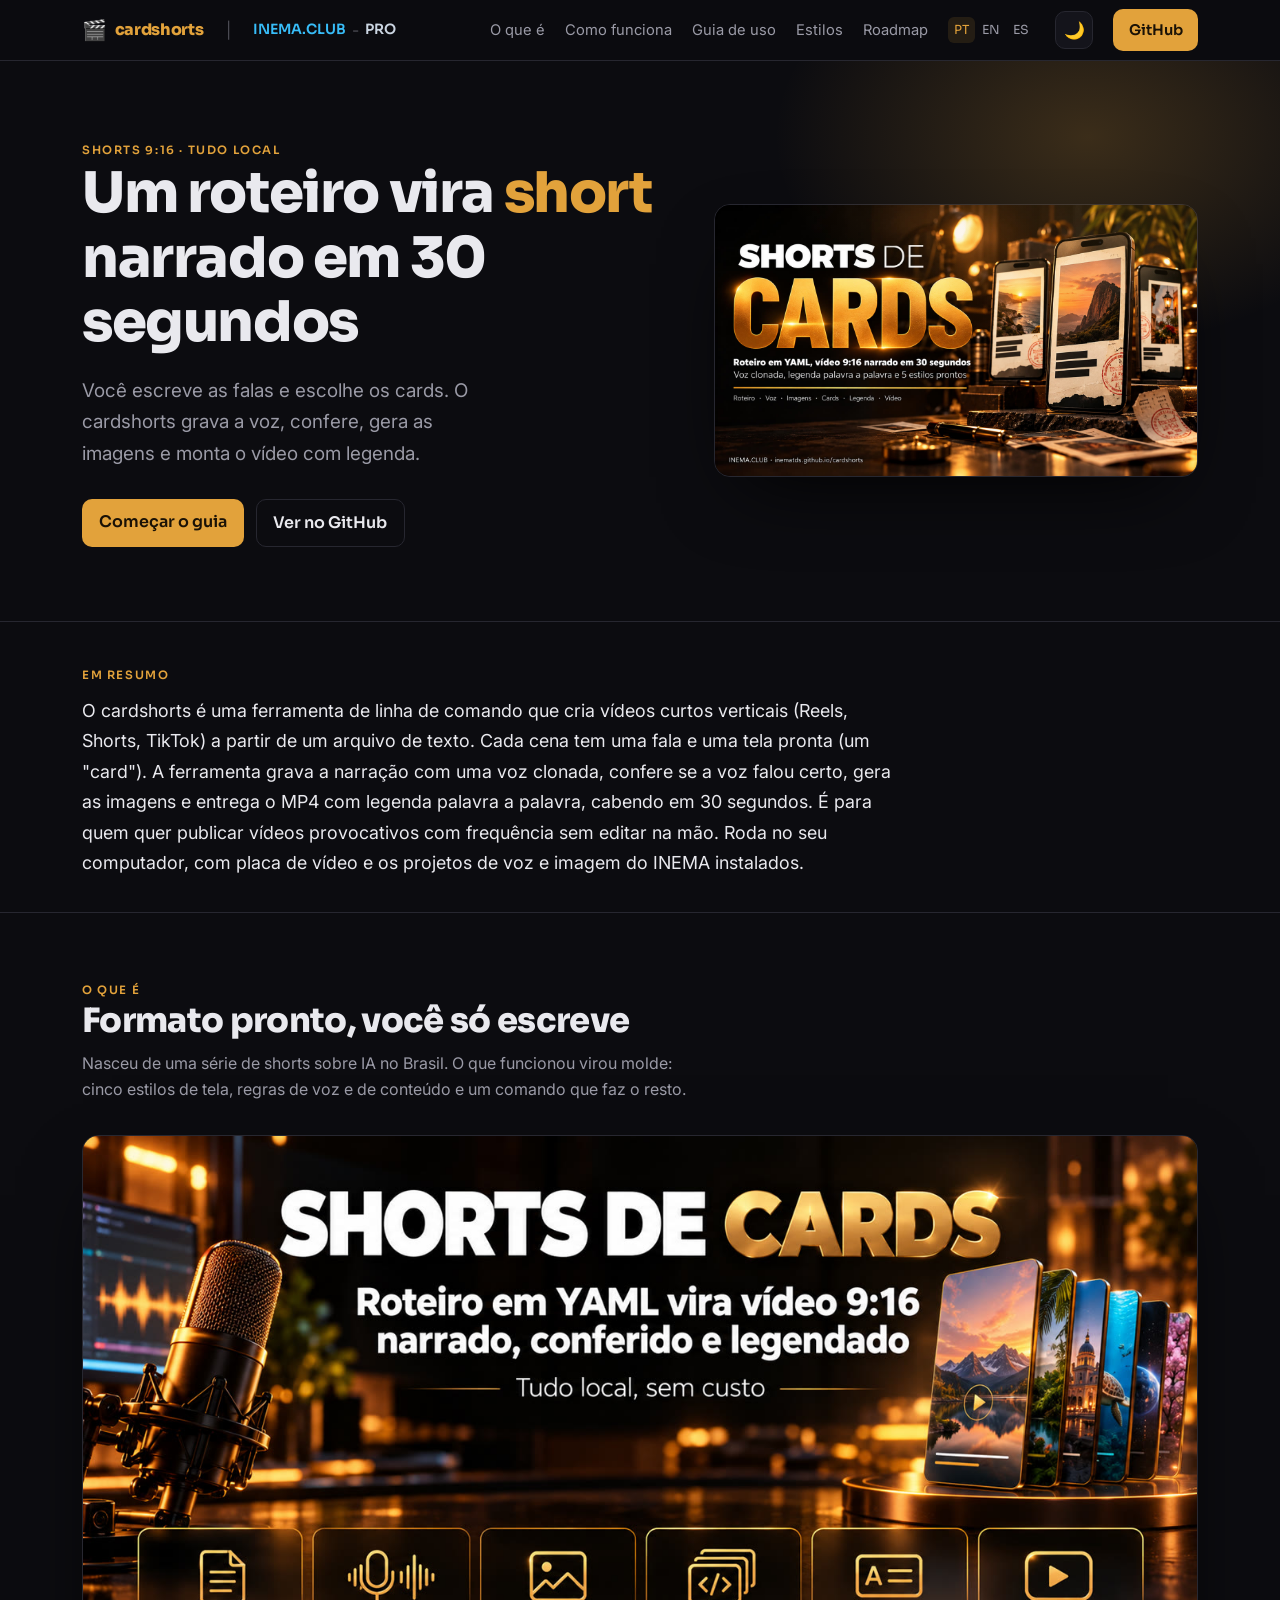
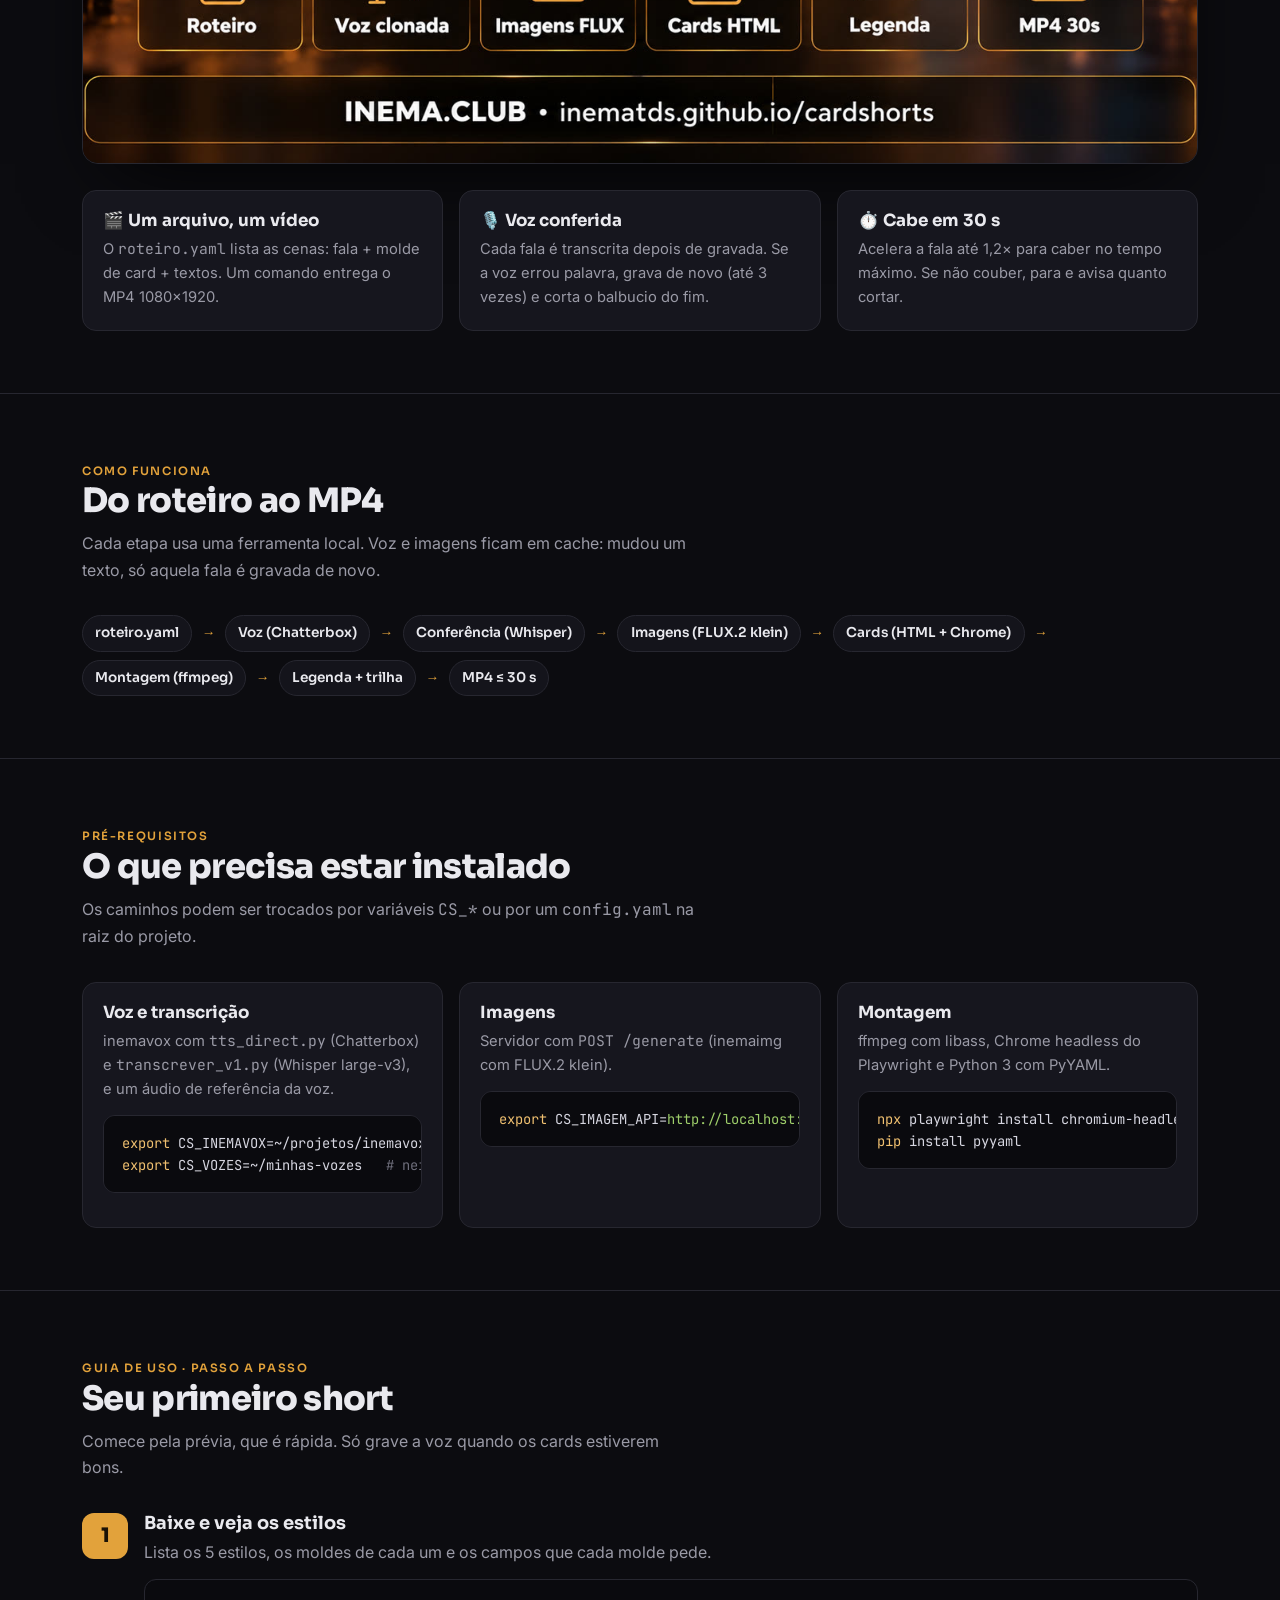
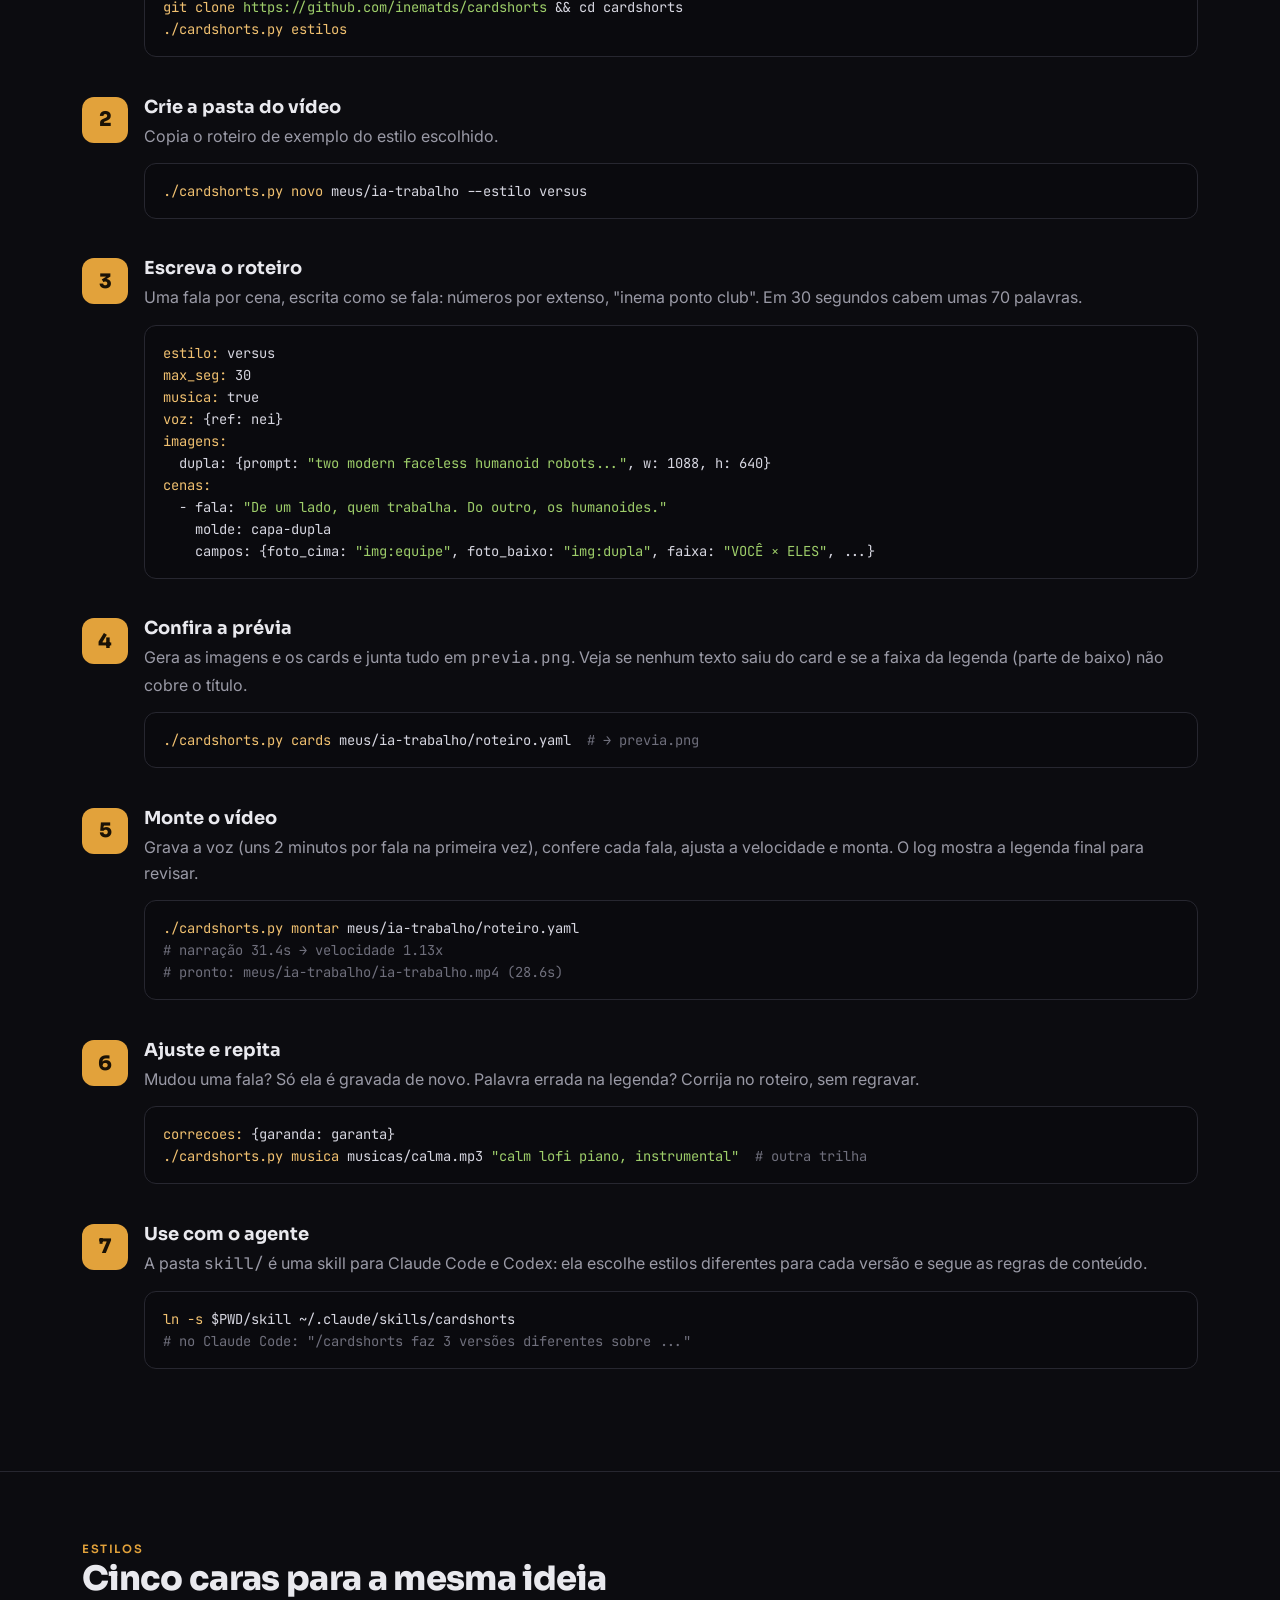
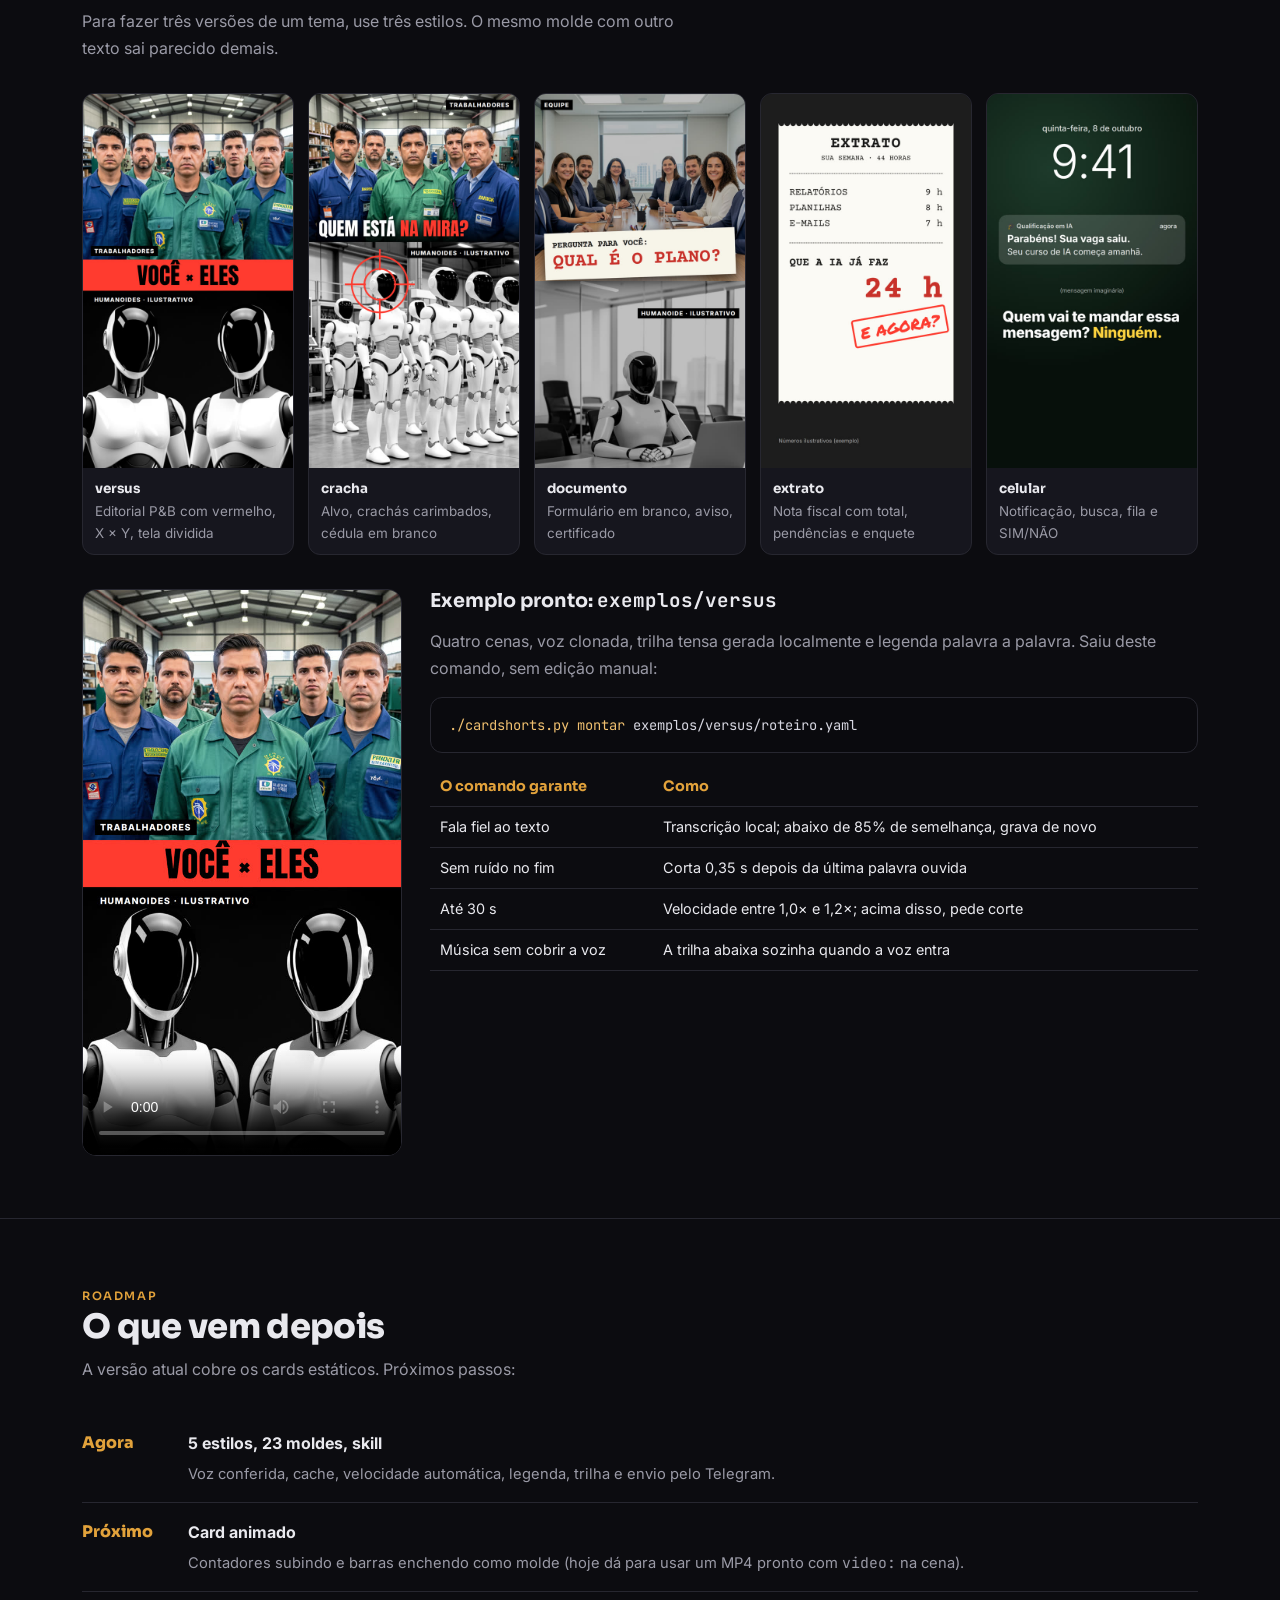
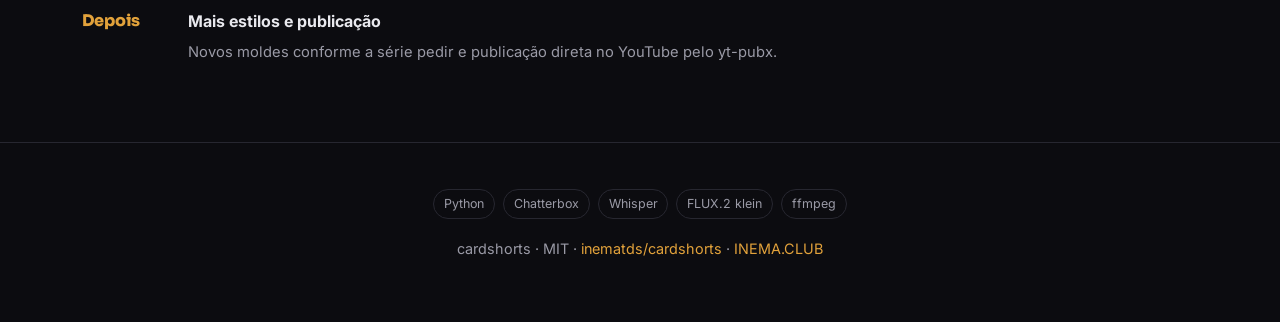
<file: guia/index.html>
<!DOCTYPE html>
<html lang="pt-BR">
<head>
<meta charset="utf-8">
<meta name="viewport" content="width=device-width, initial-scale=1">
<title>cardshorts — shorts 9:16 narrados a partir de cards</title>
<meta name="description" content="Ferramenta local que transforma um roteiro YAML em short 9:16 narrado com voz clonada, legenda palavra a palavra e 5 estilos de cards prontos.">
<link rel="alternate" hreflang="pt-BR" href="https://inematds.github.io/cardshorts/guia/">
<link rel="alternate" hreflang="en" href="https://inematds.github.io/cardshorts/guia/en/">
<link rel="alternate" hreflang="es" href="https://inematds.github.io/cardshorts/guia/es/">
<link rel="preconnect" href="https://fonts.googleapis.com">
<link rel="preconnect" href="https://fonts.gstatic.com" crossorigin>
<link href="https://fonts.googleapis.com/css2?family=Sora:wght@400;600;800&family=Inter:wght@400;500;600&family=JetBrains+Mono:wght@400;600&display=swap" rel="stylesheet">
<style>
  :root{
    --bg:#0c0c10; --bg2:#14141b; --card:#16161e; --line:#272730;
    --txt:#e9e9ee; --mut:#9a9aa6; --amb:#E2A23B; --amb2:#f0c070; --sky:#38bdf8; --pro:#cbd5e1;
    color-scheme:dark;
  }
  body.light{
    --bg:#f6f7f9; --bg2:#eceef2; --card:#ffffff; --line:#e1e3ea;
    --txt:#1a1a22; --mut:#5b5b68; --amb:#b9791d; --amb2:#a16207; --sky:#0369a1; --pro:#b45309;
    color-scheme:light;
  }
  body.light .hero .glow{opacity:.5}
  body.light pre{background:#0e0e14;color:#d6d6e0}
  body.light pre .c{color:#8a8a98}
  *{box-sizing:border-box}
  html{scroll-behavior:smooth}
  body{margin:0;background:var(--bg);color:var(--txt);font:16px/1.65 Inter,system-ui,sans-serif;-webkit-font-smoothing:antialiased}
  h1,h2,h3{font-family:Sora,sans-serif;line-height:1.15;margin:0}
  a{color:var(--amb);text-decoration:none}
  code,pre{font-family:"JetBrains Mono",monospace}
  .wrap{max-width:1160px;margin:0 auto;padding:0 22px}
  .mut{color:var(--mut)} .amb{color:var(--amb)}
  .chip{display:inline-block;font-size:.72rem;letter-spacing:.14em;text-transform:uppercase;color:var(--amb);font-weight:600;font-family:Sora}
  nav{position:sticky;top:0;z-index:30;backdrop-filter:blur(12px);background:rgba(12,12,16,.78);border-bottom:1px solid var(--line)}
  nav .wrap{display:flex;align-items:center;gap:22px;height:60px}
  nav .brand{display:flex;align-items:center;gap:8px;font-family:Sora;font-weight:800;letter-spacing:-.02em;color:var(--amb)}
  nav .brand .emoji{font-size:1.25rem}
  nav .sep{color:var(--mut);opacity:.45}
  nav .inema{color:var(--sky);font-weight:600;font-size:.88rem;font-family:Sora}
  nav .inema:hover{filter:brightness(1.15)}
  nav .pro{color:var(--pro);font-weight:600;font-size:.88rem;font-family:Sora}
  nav .pro:hover{filter:brightness(1.15)}
  nav .clubpro{display:inline-flex;align-items:center;gap:6px}
  nav .links{margin-left:auto;display:flex;align-items:center;gap:20px;font-size:.92rem}
  nav .links a.sec{color:var(--mut)} nav .links a.sec:hover{color:var(--txt)}
  .lang{display:inline-flex;gap:2px;font-family:Sora;font-size:.78rem}
  .lang a{color:var(--mut);padding:.2em .45em;border-radius:6px} .lang a.on{color:var(--amb);background:rgba(226,162,59,.12)}
  .tgl{background:var(--bg2);border:1px solid var(--line);color:var(--txt);width:38px;height:38px;border-radius:10px;cursor:pointer;display:inline-flex;align-items:center;justify-content:center;font-size:1.05rem}
  .tgl:hover{border-color:var(--amb)}
  .btn{display:inline-block;background:var(--amb);color:#1a1206;font-weight:600;padding:.6em 1.05em;border-radius:10px;font-family:Sora}
  .btn.ghost{background:transparent;color:var(--txt);border:1px solid var(--line)}
  @media(max-width:760px){nav .links a.sec{display:none}}
  @media(max-width:520px){nav .wrap{gap:8px;padding:8px 14px;height:auto;flex-wrap:wrap} nav .links{gap:8px;margin-left:0;width:100%;justify-content:space-between} nav .btn{padding:.45em .7em;font-size:.82rem} .tgl{width:34px;height:34px}}
  .hero{position:relative;overflow:hidden;border-bottom:1px solid var(--line)}
  .hero .glow{position:absolute;inset:-40% -20% auto auto;width:70%;height:600px;background:radial-gradient(closest-side,rgba(226,162,59,.22),transparent 70%);pointer-events:none}
  .hero .wrap{display:grid;grid-template-columns:1.1fr .9fr;gap:40px;align-items:center;padding:74px 22px}
  .hero h1{font-size:clamp(2.2rem,5vw,3.5rem);font-weight:800;letter-spacing:-.025em}
  .hero p.lead{font-size:1.18rem;color:var(--mut);margin:1.1em 0 1.6em;max-width:34ch}
  .hero .cta{display:flex;gap:12px;flex-wrap:wrap}
  .hero figure{margin:0;border-radius:16px;overflow:hidden;border:1px solid var(--line);box-shadow:0 30px 80px -30px #000}
  .hero figure img{width:100%;display:block}
  .resumo{padding:38px 0 34px;border-bottom:1px solid var(--line)}
  .resumo p{font-size:1.12rem;line-height:1.7;max-width:74ch;margin:.55em 0 0}
  @media(max-width:780px){.hero .wrap{grid-template-columns:1fr;padding:48px 22px}}
  section{padding:62px 0;border-bottom:1px solid var(--line)}
  section h2{font-size:clamp(1.5rem,3.4vw,2.1rem);font-weight:800;letter-spacing:-.02em}
  section .sub{color:var(--mut);margin:.6em 0 2em;max-width:62ch}
  .grid{display:grid;gap:16px}
  .g3{grid-template-columns:repeat(3,1fr)} .g4{grid-template-columns:repeat(4,1fr)} .g2{grid-template-columns:repeat(2,1fr)}
  @media(max-width:820px){.g3,.g4{grid-template-columns:1fr 1fr}}
  @media(max-width:540px){.g2,.g3,.g4{grid-template-columns:1fr}}
  .card{background:var(--card);border:1px solid var(--line);border-radius:14px;padding:20px}
  .card h3{font-size:1.05rem;margin-bottom:.4em}
  .card p{color:var(--mut);font-size:.92rem;margin:0}
  .num{display:inline-flex;width:30px;height:30px;align-items:center;justify-content:center;border-radius:8px;background:rgba(226,162,59,.14);color:var(--amb);font-family:Sora;font-weight:800;font-size:.9rem;margin-bottom:.7em}
  .flow{display:flex;flex-wrap:wrap;gap:8px;align-items:center;margin-top:10px}
  .flow span{background:var(--bg2);border:1px solid var(--line);border-radius:999px;padding:.45em .9em;font-size:.85rem;font-family:Sora;font-weight:600}
  .flow .arr{color:var(--amb);border:none;background:none;padding:0 .1em}
  pre{background:#0a0a0e;border:1px solid var(--line);border-radius:12px;padding:16px 18px;overflow:auto;font-size:.86rem;line-height:1.6;color:#d6d6e0}
  pre .c{color:#6f6f7c} pre .k{color:var(--amb2)} pre .s{color:#9ece6a}
  .step{display:grid;grid-template-columns:46px minmax(0,1fr);gap:16px;margin-bottom:26px}
  .step>div,.card{min-width:0}
  p code,li code,td code{overflow-wrap:anywhere}
  .step .b{width:46px;height:46px;border-radius:12px;background:var(--amb);color:#1a1206;font-family:Sora;font-weight:800;font-size:1.25rem;display:flex;align-items:center;justify-content:center}
  .step h3{font-size:1.12rem;margin-bottom:.3em}
  .step p{color:var(--mut);margin:.2em 0 .7em}
  .ex{display:grid;grid-template-columns:1fr 1fr;gap:18px}
  @media(max-width:680px){.ex{grid-template-columns:1fr}}
  .ex figure{margin:0;border-radius:14px;overflow:hidden;border:1px solid var(--line)}
  .ex figure img{width:100%;display:block}
  .ex figcaption{padding:12px 14px;font-size:.88rem;color:var(--mut);background:var(--card)}
  .phase{display:flex;gap:14px;padding:16px 0;border-bottom:1px solid var(--line)}
  .phase:last-child{border:none}
  .phase .tag{flex:0 0 92px;font-family:Sora;font-weight:800;color:var(--amb)}
  .phase .d strong{display:block;margin-bottom:.2em}
  .phase .d span{color:var(--mut);font-size:.92rem}
  footer{padding:46px 0;text-align:center;color:var(--mut);font-size:.9rem}
  .pill{display:inline-block;border:1px solid var(--line);border-radius:999px;padding:.3em .8em;font-size:.78rem;color:var(--mut);margin:0 4px}
  .estilos{display:grid;grid-template-columns:repeat(5,1fr);gap:14px}
  @media(max-width:900px){.estilos{grid-template-columns:repeat(2,1fr)}}
  .estilos figure{margin:0;border-radius:12px;overflow:hidden;border:1px solid var(--line);background:var(--card)}
  .estilos img{width:100%;display:block}
  .estilos figcaption{padding:10px 12px;font-size:.84rem;color:var(--mut)}
  .estilos figcaption b{color:var(--txt);font-family:Sora;display:block}
  .demo{display:grid;grid-template-columns:320px 1fr;gap:28px;align-items:start}
  @media(max-width:760px){.demo{grid-template-columns:1fr}}
  .demo>*{min-width:0}
  .demo video{width:100%;border-radius:14px;border:1px solid var(--line);background:#000}
  table{border-collapse:collapse;width:100%;font-size:.9rem}
  td,th{border-bottom:1px solid var(--line);padding:8px 10px;text-align:left;vertical-align:top}
  th{font-family:Sora;color:var(--amb)}
  .tbl{overflow-x:auto}
</style>
</head>
<body>

<nav><div class="wrap">
  <a class="brand" href="#top"><span class="emoji">🎬</span> cardshorts</a>
  <span class="sep">|</span>
  <span class="clubpro">
    <a class="inema" href="https://inema.club" target="_blank" rel="noopener">INEMA.CLUB</a>
    <span class="sep">-</span>
    <a class="pro" href="https://inema.pro" target="_blank" rel="noopener">PRO</a>
  </span>
  <div class="links">
    <a class="sec" href="#oque">O que é</a>
    <a class="sec" href="#fluxo">Como funciona</a>
    <a class="sec" href="#guia">Guia de uso</a>
    <a class="sec" href="#estilos">Estilos</a>
    <a class="sec" href="#roadmap">Roadmap</a>
    <span class="lang"><a class="on" href="./">PT</a><a href="en/">EN</a><a href="es/">ES</a></span>
    <button class="tgl" id="themeToggle" aria-label="Alternar tema" title="Alternar tema">🌙</button>
    <a class="btn" href="https://github.com/inematds/cardshorts" target="_blank" rel="noopener">GitHub</a>
  </div>
</div></nav>

<header class="hero" id="top">
  <div class="glow"></div>
  <div class="wrap">
    <div>
      <span class="chip">Shorts 9:16 · tudo local</span>
      <h1>Um roteiro vira <span class="amb">short</span> narrado em 30 segundos</h1>
      <p class="lead">Você escreve as falas e escolhe os cards. O cardshorts grava a voz, confere, gera as imagens e monta o vídeo com legenda.</p>
      <div class="cta">
        <a class="btn" href="#guia">Começar o guia</a>
        <a class="btn ghost" href="https://github.com/inematds/cardshorts" target="_blank" rel="noopener">Ver no GitHub</a>
      </div>
    </div>
    <figure><img src="assets/banner.jpg" alt="Banner do cardshorts: roteiro em YAML vira vídeo 9:16 narrado"></figure>
  </div>
</header>

<section id="resumo" class="resumo"><div class="wrap">
  <span class="chip">Em resumo</span>
  <p>O cardshorts é uma ferramenta de linha de comando que cria vídeos curtos verticais (Reels, Shorts, TikTok) a partir de um arquivo de texto. Cada cena tem uma fala e uma tela pronta (um "card"). A ferramenta grava a narração com uma voz clonada, confere se a voz falou certo, gera as imagens e entrega o MP4 com legenda palavra a palavra, cabendo em 30 segundos. É para quem quer publicar vídeos provocativos com frequência sem editar na mão. Roda no seu computador, com placa de vídeo e os projetos de voz e imagem do INEMA instalados.</p>
</div></section>

<section id="oque"><div class="wrap">
  <span class="chip">O que é</span>
  <h2>Formato pronto, você só escreve</h2>
  <p class="sub">Nasceu de uma série de shorts sobre IA no Brasil. O que funcionou virou molde: cinco estilos de tela, regras de voz e de conteúdo e um comando que faz o resto.</p>
  <figure style="margin:0 0 26px;border-radius:16px;overflow:hidden;border:1px solid var(--line);box-shadow:0 30px 80px -30px #000"><img src="assets/banner-grade.jpg" alt="Etapas do cardshorts: roteiro, voz, imagens, cards, legenda e vídeo" loading="lazy" style="width:100%;display:block"></figure>
  <div class="grid g3">
    <div class="card"><h3>🎬 Um arquivo, um vídeo</h3><p>O <code>roteiro.yaml</code> lista as cenas: fala + molde de card + textos. Um comando entrega o MP4 1080×1920.</p></div>
    <div class="card"><h3>🎙️ Voz conferida</h3><p>Cada fala é transcrita depois de gravada. Se a voz errou palavra, grava de novo (até 3 vezes) e corta o balbucio do fim.</p></div>
    <div class="card"><h3>⏱️ Cabe em 30 s</h3><p>Acelera a fala até 1,2× para caber no tempo máximo. Se não couber, para e avisa quanto cortar.</p></div>
  </div>
</div></section>

<section id="fluxo"><div class="wrap">
  <span class="chip">Como funciona</span>
  <h2>Do roteiro ao MP4</h2>
  <p class="sub">Cada etapa usa uma ferramenta local. Voz e imagens ficam em cache: mudou um texto, só aquela fala é gravada de novo.</p>
  <div class="flow">
    <span>roteiro.yaml</span><span class="arr">→</span>
    <span>Voz (Chatterbox)</span><span class="arr">→</span>
    <span>Conferência (Whisper)</span><span class="arr">→</span>
    <span>Imagens (FLUX.2 klein)</span><span class="arr">→</span>
    <span>Cards (HTML + Chrome)</span><span class="arr">→</span>
    <span>Montagem (ffmpeg)</span><span class="arr">→</span>
    <span>Legenda + trilha</span><span class="arr">→</span>
    <span>MP4 ≤ 30 s</span>
  </div>
</div></section>

<section id="pre"><div class="wrap">
  <span class="chip">Pré-requisitos</span>
  <h2>O que precisa estar instalado</h2>
  <p class="sub">Os caminhos podem ser trocados por variáveis <code>CS_*</code> ou por um <code>config.yaml</code> na raiz do projeto.</p>
  <div class="grid g3">
    <div class="card"><h3>Voz e transcrição</h3><p>inemavox com <code>tts_direct.py</code> (Chatterbox) e <code>transcrever_v1.py</code> (Whisper large-v3), e um áudio de referência da voz.</p><pre><span class="k">export</span> CS_INEMAVOX=~/projetos/inemavox
<span class="k">export</span> CS_VOZES=~/minhas-vozes   <span class="c"># nei.wav, etc.</span></pre></div>
    <div class="card"><h3>Imagens</h3><p>Servidor com <code>POST /generate</code> (inemaimg com FLUX.2 klein).</p><pre><span class="k">export</span> CS_IMAGEM_API=<span class="s">http://localhost:8000/generate</span></pre></div>
    <div class="card"><h3>Montagem</h3><p>ffmpeg com libass, Chrome headless do Playwright e Python 3 com PyYAML.</p><pre><span class="k">npx</span> playwright install chromium-headless-shell
<span class="k">pip</span> install pyyaml</pre></div>
  </div>
</div></section>

<section id="guia"><div class="wrap">
  <span class="chip">Guia de uso · passo a passo</span>
  <h2>Seu primeiro short</h2>
  <p class="sub">Comece pela prévia, que é rápida. Só grave a voz quando os cards estiverem bons.</p>

  <div class="step"><div class="b">1</div><div>
    <h3>Baixe e veja os estilos</h3>
    <p>Lista os 5 estilos, os moldes de cada um e os campos que cada molde pede.</p>
<pre><span class="k">git clone</span> <span class="s">https://github.com/inematds/cardshorts</span> && cd cardshorts
<span class="k">./cardshorts.py estilos</span></pre>
  </div></div>

  <div class="step"><div class="b">2</div><div>
    <h3>Crie a pasta do vídeo</h3>
    <p>Copia o roteiro de exemplo do estilo escolhido.</p>
<pre><span class="k">./cardshorts.py novo</span> meus/ia-trabalho --estilo versus</pre>
  </div></div>

  <div class="step"><div class="b">3</div><div>
    <h3>Escreva o roteiro</h3>
    <p>Uma fala por cena, escrita como se fala: números por extenso, "inema ponto club". Em 30 segundos cabem umas 70 palavras.</p>
<pre><span class="k">estilo:</span> versus
<span class="k">max_seg:</span> 30
<span class="k">musica:</span> true
<span class="k">voz:</span> {ref: nei}
<span class="k">imagens:</span>
  dupla: {prompt: <span class="s">"two modern faceless humanoid robots..."</span>, w: 1088, h: 640}
<span class="k">cenas:</span>
  - fala: <span class="s">"De um lado, quem trabalha. Do outro, os humanoides."</span>
    molde: capa-dupla
    campos: {foto_cima: <span class="s">"img:equipe"</span>, foto_baixo: <span class="s">"img:dupla"</span>, faixa: <span class="s">"VOCÊ × ELES"</span>, ...}</pre>
  </div></div>

  <div class="step"><div class="b">4</div><div>
    <h3>Confira a prévia</h3>
    <p>Gera as imagens e os cards e junta tudo em <code>previa.png</code>. Veja se nenhum texto saiu do card e se a faixa da legenda (parte de baixo) não cobre o título.</p>
<pre><span class="k">./cardshorts.py cards</span> meus/ia-trabalho/roteiro.yaml  <span class="c"># → previa.png</span></pre>
  </div></div>

  <div class="step"><div class="b">5</div><div>
    <h3>Monte o vídeo</h3>
    <p>Grava a voz (uns 2 minutos por fala na primeira vez), confere cada fala, ajusta a velocidade e monta. O log mostra a legenda final para revisar.</p>
<pre><span class="k">./cardshorts.py montar</span> meus/ia-trabalho/roteiro.yaml
<span class="c"># narração 31.4s → velocidade 1.13x</span>
<span class="c"># pronto: meus/ia-trabalho/ia-trabalho.mp4 (28.6s)</span></pre>
  </div></div>

  <div class="step"><div class="b">6</div><div>
    <h3>Ajuste e repita</h3>
    <p>Mudou uma fala? Só ela é gravada de novo. Palavra errada na legenda? Corrija no roteiro, sem regravar.</p>
<pre><span class="k">correcoes:</span> {garanda: garanta}
<span class="k">./cardshorts.py musica</span> musicas/calma.mp3 <span class="s">"calm lofi piano, instrumental"</span>  <span class="c"># outra trilha</span></pre>
  </div></div>

  <div class="step"><div class="b">7</div><div>
    <h3>Use com o agente</h3>
    <p>A pasta <code>skill/</code> é uma skill para Claude Code e Codex: ela escolhe estilos diferentes para cada versão e segue as regras de conteúdo.</p>
<pre><span class="k">ln -s</span> $PWD/skill ~/.claude/skills/cardshorts
<span class="c"># no Claude Code: "/cardshorts faz 3 versões diferentes sobre ..."</span></pre>
  </div></div>
</div></section>

<section id="estilos"><div class="wrap">
  <span class="chip">Estilos</span>
  <h2>Cinco caras para a mesma ideia</h2>
  <p class="sub">Para fazer três versões de um tema, use três estilos. O mesmo molde com outro texto sai parecido demais.</p>
  <div class="estilos">
    <figure><img src="assets/estilo-versus.jpg" alt="Estilo versus" loading="lazy"><figcaption><b>versus</b>Editorial P&amp;B com vermelho, X × Y, tela dividida</figcaption></figure>
    <figure><img src="assets/estilo-cracha.jpg" alt="Estilo cracha" loading="lazy"><figcaption><b>cracha</b>Alvo, crachás carimbados, cédula em branco</figcaption></figure>
    <figure><img src="assets/estilo-documento.jpg" alt="Estilo documento" loading="lazy"><figcaption><b>documento</b>Formulário em branco, aviso, certificado</figcaption></figure>
    <figure><img src="assets/estilo-extrato.jpg" alt="Estilo extrato" loading="lazy"><figcaption><b>extrato</b>Nota fiscal com total, pendências e enquete</figcaption></figure>
    <figure><img src="assets/estilo-celular.jpg" alt="Estilo celular" loading="lazy"><figcaption><b>celular</b>Notificação, busca, fila e SIM/NÃO</figcaption></figure>
  </div>
  <div class="demo" style="margin-top:34px">
    <video src="assets/demo-versus.mp4" controls playsinline preload="metadata" poster="assets/estilo-versus.jpg"></video>
    <div>
      <h3 style="font-size:1.2rem">Exemplo pronto: <code>exemplos/versus</code></h3>
      <p class="mut">Quatro cenas, voz clonada, trilha tensa gerada localmente e legenda palavra a palavra. Saiu deste comando, sem edição manual:</p>
<pre><span class="k">./cardshorts.py montar</span> exemplos/versus/roteiro.yaml</pre>
      <div class="tbl"><table>
        <tr><th>O comando garante</th><th>Como</th></tr>
        <tr><td>Fala fiel ao texto</td><td>Transcrição local; abaixo de 85% de semelhança, grava de novo</td></tr>
        <tr><td>Sem ruído no fim</td><td>Corta 0,35 s depois da última palavra ouvida</td></tr>
        <tr><td>Até 30 s</td><td>Velocidade entre 1,0× e 1,2×; acima disso, pede corte</td></tr>
        <tr><td>Música sem cobrir a voz</td><td>A trilha abaixa sozinha quando a voz entra</td></tr>
      </table></div>
    </div>
  </div>
</div></section>

<section id="roadmap"><div class="wrap">
  <span class="chip">Roadmap</span>
  <h2>O que vem depois</h2>
  <p class="sub">A versão atual cobre os cards estáticos. Próximos passos:</p>
  <div class="phase"><div class="tag">Agora</div><div class="d"><strong>5 estilos, 23 moldes, skill</strong><span>Voz conferida, cache, velocidade automática, legenda, trilha e envio pelo Telegram.</span></div></div>
  <div class="phase"><div class="tag">Próximo</div><div class="d"><strong>Card animado</strong><span>Contadores subindo e barras enchendo como molde (hoje dá para usar um MP4 pronto com <code>video:</code> na cena).</span></div></div>
  <div class="phase"><div class="tag">Depois</div><div class="d"><strong>Mais estilos e publicação</strong><span>Novos moldes conforme a série pedir e publicação direta no YouTube pelo yt-pubx.</span></div></div>
</div></section>

<footer>
  <div class="wrap">
    <div class="pill">Python</div><div class="pill">Chatterbox</div><div class="pill">Whisper</div><div class="pill">FLUX.2 klein</div><div class="pill">ffmpeg</div>
    <p style="margin-top:18px">cardshorts · MIT ·
      <a href="https://github.com/inematds/cardshorts">inematds/cardshorts</a> ·
      <a href="https://inema.club">INEMA.CLUB</a></p>
  </div>
</footer>

<script>
  (function(){
    var KEY='cardshorts-theme'; // troque cardshorts pelo nome do projeto
    var b=document.body, t=document.getElementById('themeToggle');
    var s=null;try{s=localStorage.getItem(KEY)}catch(e){}
    if(s==='light'){ b.classList.add('light'); t.textContent='☀️'; }
    t.addEventListener('click',function(){
      var light=b.classList.toggle('light');
      t.textContent=light?'☀️':'🌙';
      try{localStorage.setItem(KEY, light?'light':'dark')}catch(e){}
    });
  })();
</script>
</body>
</html>
</file>
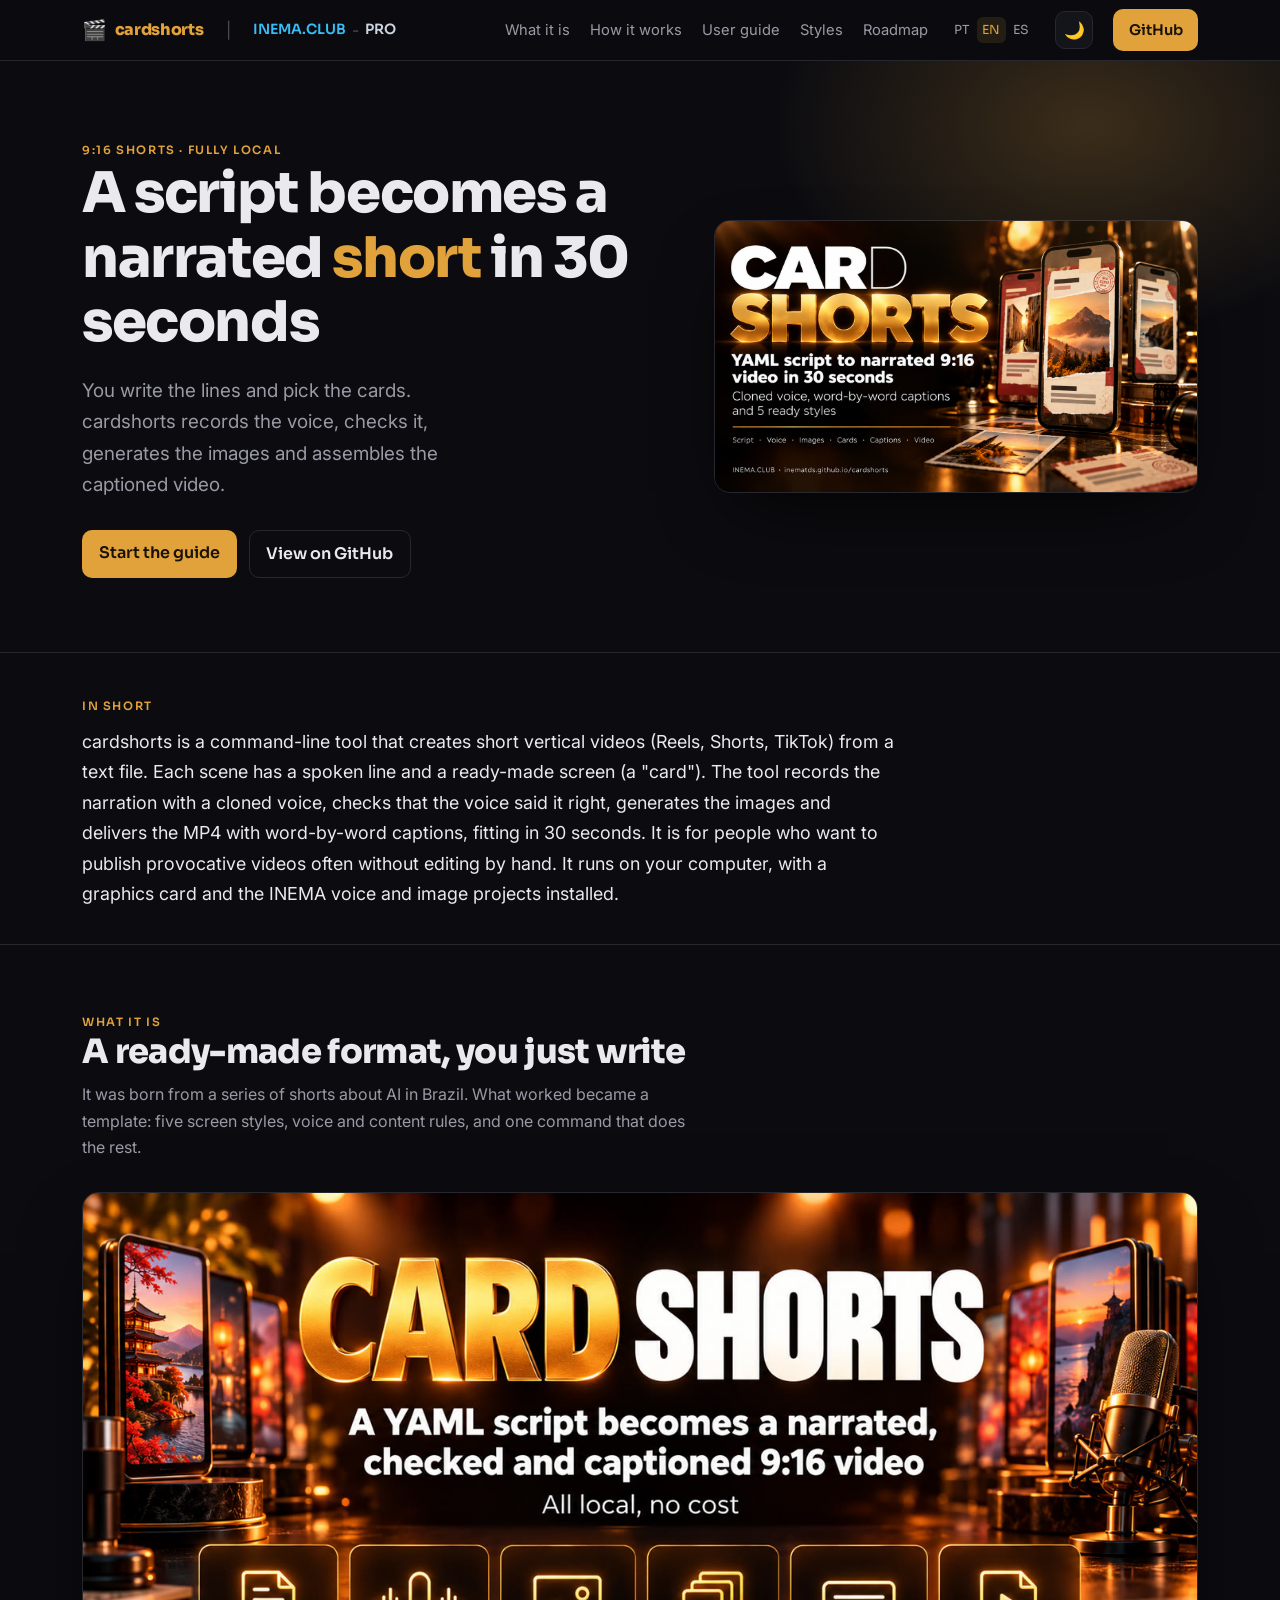
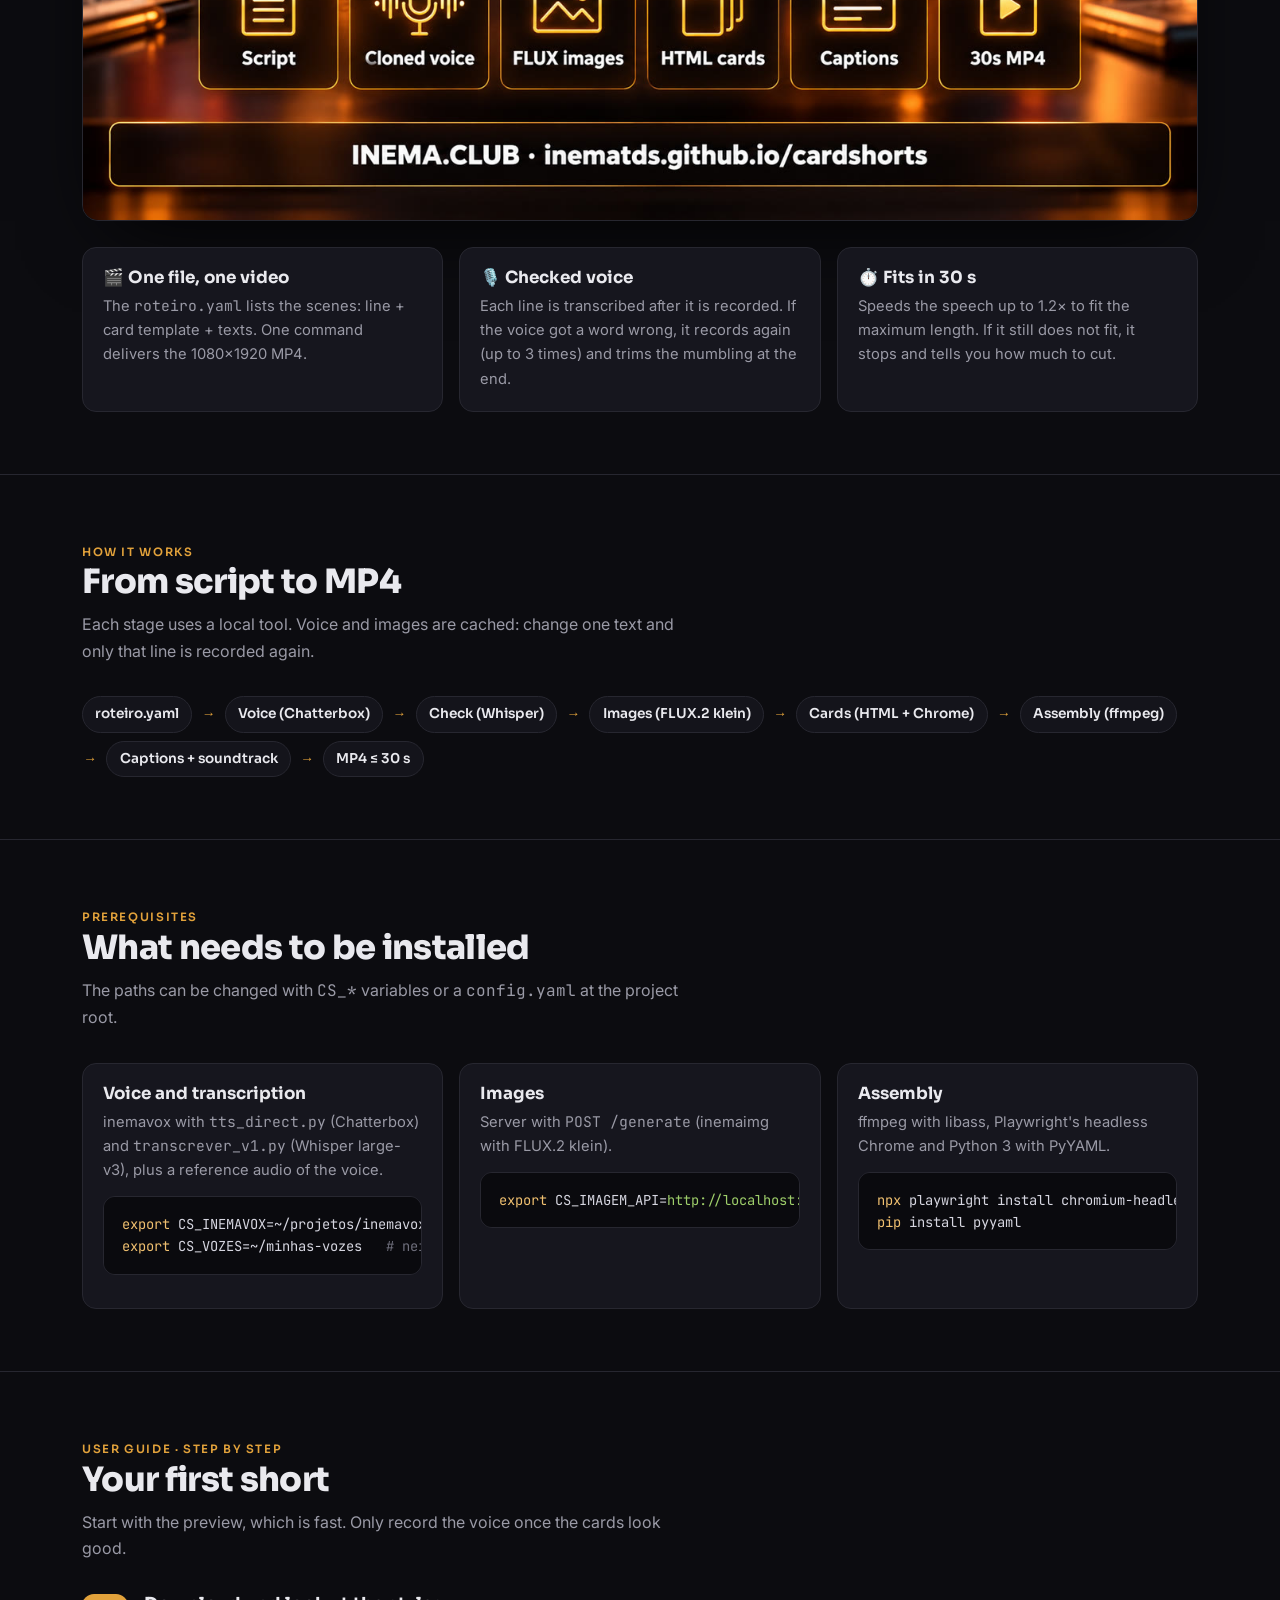
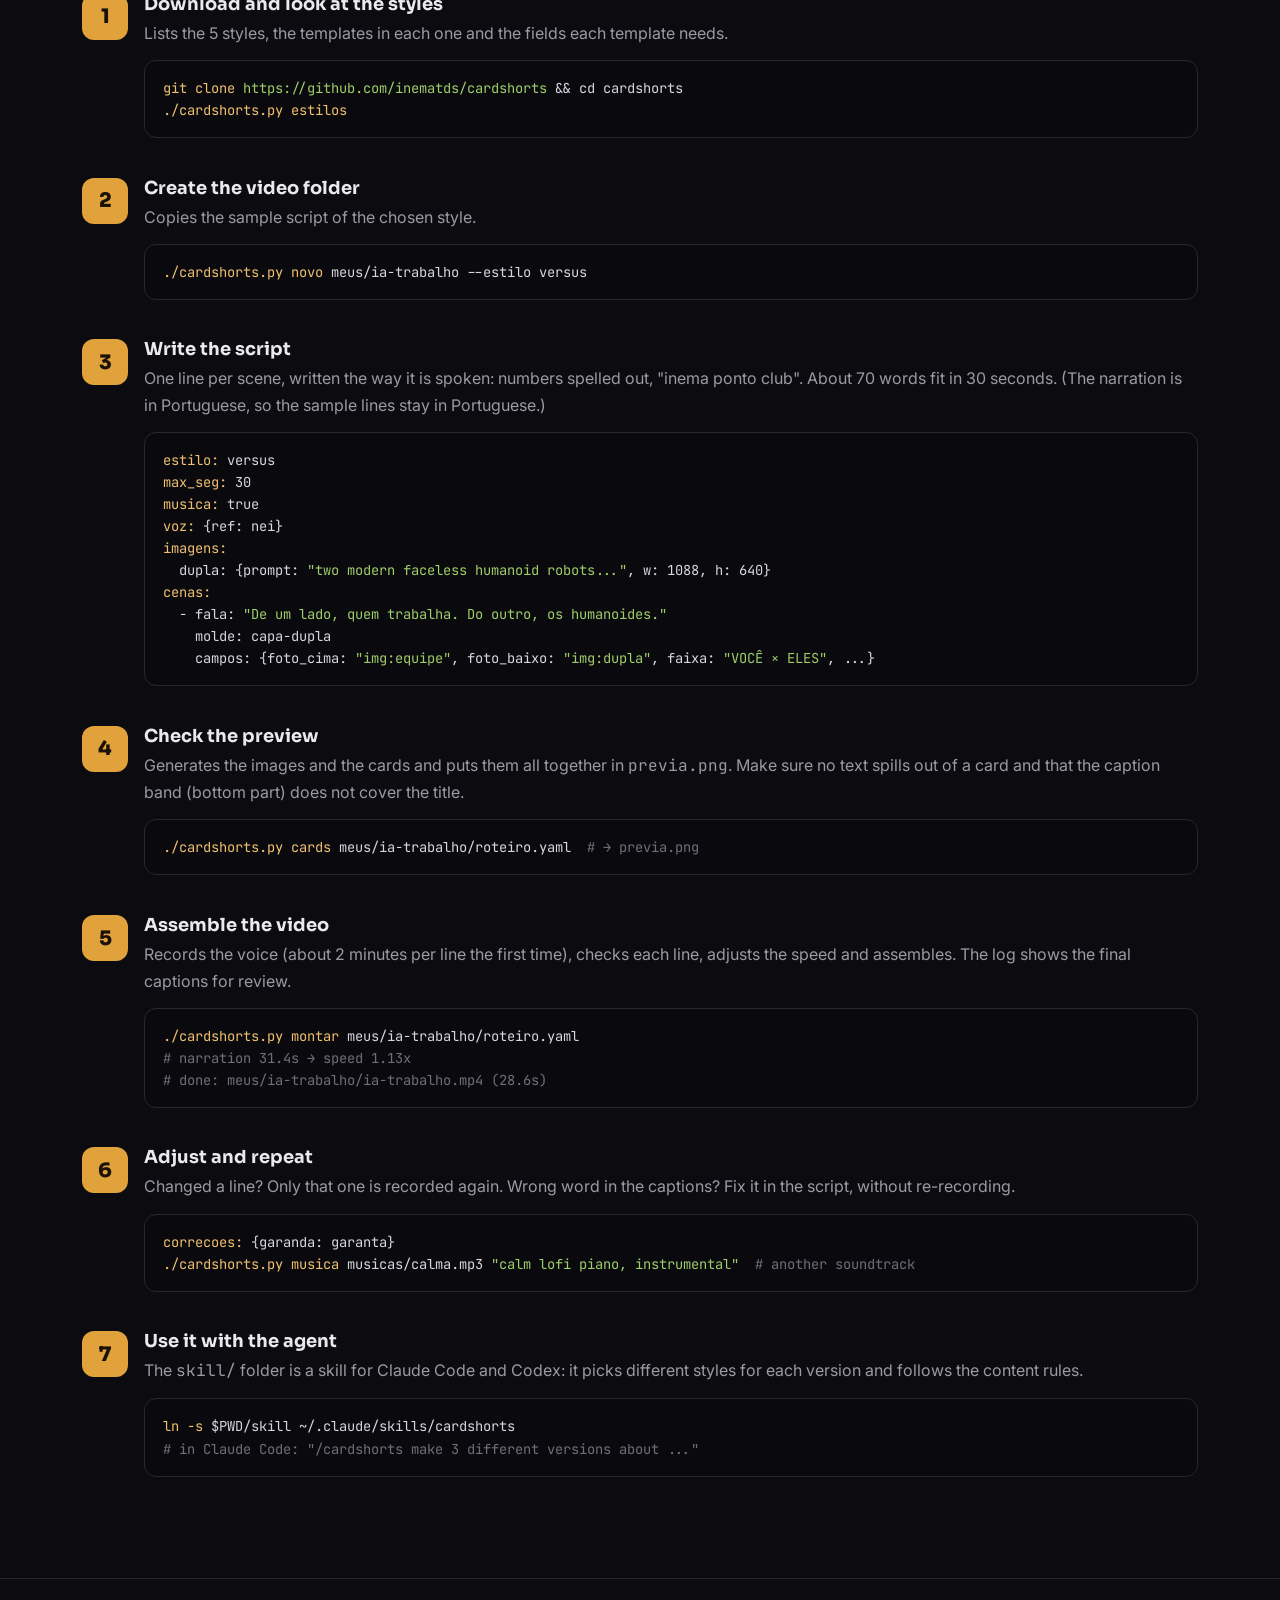
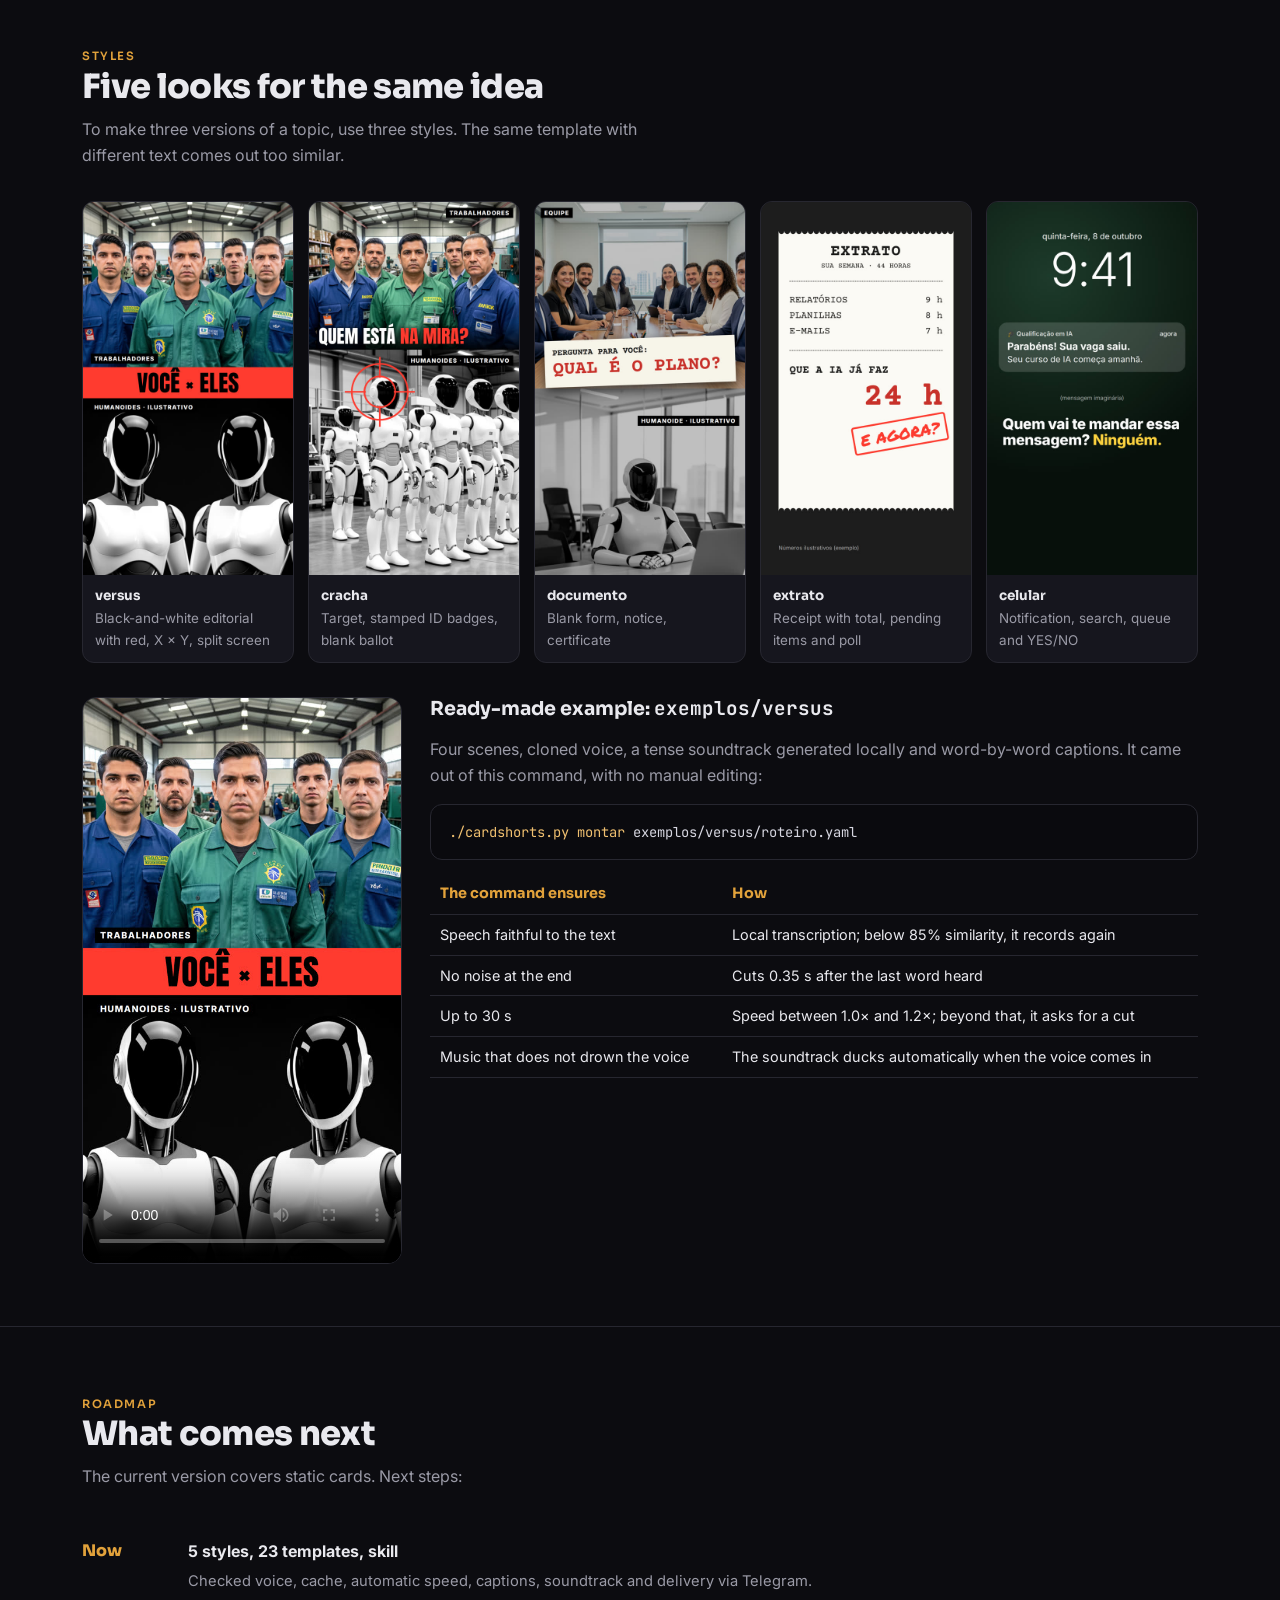
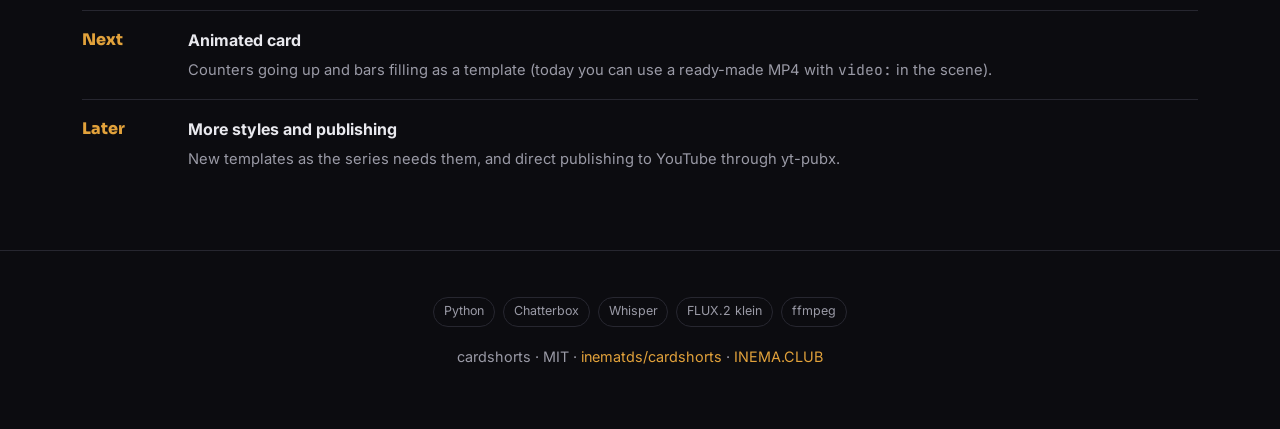
<file: guia/en/index.html>
<!DOCTYPE html>
<html lang="en">
<head>
<meta charset="utf-8">
<meta name="viewport" content="width=device-width, initial-scale=1">
<title>cardshorts — narrated 9:16 shorts from cards</title>
<meta name="description" content="Local tool that turns a YAML script into a narrated 9:16 short with a cloned voice, word-by-word captions and 5 ready-made card styles.">
<link rel="alternate" hreflang="pt-BR" href="https://inematds.github.io/cardshorts/guia/">
<link rel="alternate" hreflang="en" href="https://inematds.github.io/cardshorts/guia/en/">
<link rel="alternate" hreflang="es" href="https://inematds.github.io/cardshorts/guia/es/">
<link rel="preconnect" href="https://fonts.googleapis.com">
<link rel="preconnect" href="https://fonts.gstatic.com" crossorigin>
<link href="https://fonts.googleapis.com/css2?family=Sora:wght@400;600;800&family=Inter:wght@400;500;600&family=JetBrains+Mono:wght@400;600&display=swap" rel="stylesheet">
<style>
  :root{
    --bg:#0c0c10; --bg2:#14141b; --card:#16161e; --line:#272730;
    --txt:#e9e9ee; --mut:#9a9aa6; --amb:#E2A23B; --amb2:#f0c070; --sky:#38bdf8; --pro:#cbd5e1;
    color-scheme:dark;
  }
  body.light{
    --bg:#f6f7f9; --bg2:#eceef2; --card:#ffffff; --line:#e1e3ea;
    --txt:#1a1a22; --mut:#5b5b68; --amb:#b9791d; --amb2:#a16207; --sky:#0369a1; --pro:#b45309;
    color-scheme:light;
  }
  body.light .hero .glow{opacity:.5}
  body.light pre{background:#0e0e14;color:#d6d6e0}
  body.light pre .c{color:#8a8a98}
  *{box-sizing:border-box}
  html{scroll-behavior:smooth}
  body{margin:0;background:var(--bg);color:var(--txt);font:16px/1.65 Inter,system-ui,sans-serif;-webkit-font-smoothing:antialiased}
  h1,h2,h3{font-family:Sora,sans-serif;line-height:1.15;margin:0}
  a{color:var(--amb);text-decoration:none}
  code,pre{font-family:"JetBrains Mono",monospace}
  .wrap{max-width:1160px;margin:0 auto;padding:0 22px}
  .mut{color:var(--mut)} .amb{color:var(--amb)}
  .chip{display:inline-block;font-size:.72rem;letter-spacing:.14em;text-transform:uppercase;color:var(--amb);font-weight:600;font-family:Sora}
  nav{position:sticky;top:0;z-index:30;backdrop-filter:blur(12px);background:rgba(12,12,16,.78);border-bottom:1px solid var(--line)}
  nav .wrap{display:flex;align-items:center;gap:22px;height:60px}
  nav .brand{display:flex;align-items:center;gap:8px;font-family:Sora;font-weight:800;letter-spacing:-.02em;color:var(--amb)}
  nav .brand .emoji{font-size:1.25rem}
  nav .sep{color:var(--mut);opacity:.45}
  nav .inema{color:var(--sky);font-weight:600;font-size:.88rem;font-family:Sora}
  nav .inema:hover{filter:brightness(1.15)}
  nav .pro{color:var(--pro);font-weight:600;font-size:.88rem;font-family:Sora}
  nav .pro:hover{filter:brightness(1.15)}
  nav .clubpro{display:inline-flex;align-items:center;gap:6px}
  nav .links{margin-left:auto;display:flex;align-items:center;gap:20px;font-size:.92rem}
  nav .links a.sec{color:var(--mut)} nav .links a.sec:hover{color:var(--txt)}
  .lang{display:inline-flex;gap:2px;font-family:Sora;font-size:.78rem}
  .lang a{color:var(--mut);padding:.2em .45em;border-radius:6px} .lang a.on{color:var(--amb);background:rgba(226,162,59,.12)}
  .tgl{background:var(--bg2);border:1px solid var(--line);color:var(--txt);width:38px;height:38px;border-radius:10px;cursor:pointer;display:inline-flex;align-items:center;justify-content:center;font-size:1.05rem}
  .tgl:hover{border-color:var(--amb)}
  .btn{display:inline-block;background:var(--amb);color:#1a1206;font-weight:600;padding:.6em 1.05em;border-radius:10px;font-family:Sora}
  .btn.ghost{background:transparent;color:var(--txt);border:1px solid var(--line)}
  @media(max-width:760px){nav .links a.sec{display:none}}
  @media(max-width:520px){nav .wrap{gap:8px;padding:8px 14px;height:auto;flex-wrap:wrap} nav .links{gap:8px;margin-left:0;width:100%;justify-content:space-between} nav .btn{padding:.45em .7em;font-size:.82rem} .tgl{width:34px;height:34px}}
  .hero{position:relative;overflow:hidden;border-bottom:1px solid var(--line)}
  .hero .glow{position:absolute;inset:-40% -20% auto auto;width:70%;height:600px;background:radial-gradient(closest-side,rgba(226,162,59,.22),transparent 70%);pointer-events:none}
  .hero .wrap{display:grid;grid-template-columns:1.1fr .9fr;gap:40px;align-items:center;padding:74px 22px}
  .hero h1{font-size:clamp(2.2rem,5vw,3.5rem);font-weight:800;letter-spacing:-.025em}
  .hero p.lead{font-size:1.18rem;color:var(--mut);margin:1.1em 0 1.6em;max-width:34ch}
  .hero .cta{display:flex;gap:12px;flex-wrap:wrap}
  .hero figure{margin:0;border-radius:16px;overflow:hidden;border:1px solid var(--line);box-shadow:0 30px 80px -30px #000}
  .hero figure img{width:100%;display:block}
  .resumo{padding:38px 0 34px;border-bottom:1px solid var(--line)}
  .resumo p{font-size:1.12rem;line-height:1.7;max-width:74ch;margin:.55em 0 0}
  @media(max-width:780px){.hero .wrap{grid-template-columns:1fr;padding:48px 22px}}
  section{padding:62px 0;border-bottom:1px solid var(--line)}
  section h2{font-size:clamp(1.5rem,3.4vw,2.1rem);font-weight:800;letter-spacing:-.02em}
  section .sub{color:var(--mut);margin:.6em 0 2em;max-width:62ch}
  .grid{display:grid;gap:16px}
  .g3{grid-template-columns:repeat(3,1fr)} .g4{grid-template-columns:repeat(4,1fr)} .g2{grid-template-columns:repeat(2,1fr)}
  @media(max-width:820px){.g3,.g4{grid-template-columns:1fr 1fr}}
  @media(max-width:540px){.g2,.g3,.g4{grid-template-columns:1fr}}
  .card{background:var(--card);border:1px solid var(--line);border-radius:14px;padding:20px}
  .card h3{font-size:1.05rem;margin-bottom:.4em}
  .card p{color:var(--mut);font-size:.92rem;margin:0}
  .num{display:inline-flex;width:30px;height:30px;align-items:center;justify-content:center;border-radius:8px;background:rgba(226,162,59,.14);color:var(--amb);font-family:Sora;font-weight:800;font-size:.9rem;margin-bottom:.7em}
  .flow{display:flex;flex-wrap:wrap;gap:8px;align-items:center;margin-top:10px}
  .flow span{background:var(--bg2);border:1px solid var(--line);border-radius:999px;padding:.45em .9em;font-size:.85rem;font-family:Sora;font-weight:600}
  .flow .arr{color:var(--amb);border:none;background:none;padding:0 .1em}
  pre{background:#0a0a0e;border:1px solid var(--line);border-radius:12px;padding:16px 18px;overflow:auto;font-size:.86rem;line-height:1.6;color:#d6d6e0}
  pre .c{color:#6f6f7c} pre .k{color:var(--amb2)} pre .s{color:#9ece6a}
  .step{display:grid;grid-template-columns:46px minmax(0,1fr);gap:16px;margin-bottom:26px}
  .step>div,.card{min-width:0}
  p code,li code,td code{overflow-wrap:anywhere}
  .step .b{width:46px;height:46px;border-radius:12px;background:var(--amb);color:#1a1206;font-family:Sora;font-weight:800;font-size:1.25rem;display:flex;align-items:center;justify-content:center}
  .step h3{font-size:1.12rem;margin-bottom:.3em}
  .step p{color:var(--mut);margin:.2em 0 .7em}
  .ex{display:grid;grid-template-columns:1fr 1fr;gap:18px}
  @media(max-width:680px){.ex{grid-template-columns:1fr}}
  .ex figure{margin:0;border-radius:14px;overflow:hidden;border:1px solid var(--line)}
  .ex figure img{width:100%;display:block}
  .ex figcaption{padding:12px 14px;font-size:.88rem;color:var(--mut);background:var(--card)}
  .phase{display:flex;gap:14px;padding:16px 0;border-bottom:1px solid var(--line)}
  .phase:last-child{border:none}
  .phase .tag{flex:0 0 92px;font-family:Sora;font-weight:800;color:var(--amb)}
  .phase .d strong{display:block;margin-bottom:.2em}
  .phase .d span{color:var(--mut);font-size:.92rem}
  footer{padding:46px 0;text-align:center;color:var(--mut);font-size:.9rem}
  .pill{display:inline-block;border:1px solid var(--line);border-radius:999px;padding:.3em .8em;font-size:.78rem;color:var(--mut);margin:0 4px}
  .estilos{display:grid;grid-template-columns:repeat(5,1fr);gap:14px}
  @media(max-width:900px){.estilos{grid-template-columns:repeat(2,1fr)}}
  .estilos figure{margin:0;border-radius:12px;overflow:hidden;border:1px solid var(--line);background:var(--card)}
  .estilos img{width:100%;display:block}
  .estilos figcaption{padding:10px 12px;font-size:.84rem;color:var(--mut)}
  .estilos figcaption b{color:var(--txt);font-family:Sora;display:block}
  .demo{display:grid;grid-template-columns:320px 1fr;gap:28px;align-items:start}
  @media(max-width:760px){.demo{grid-template-columns:1fr}}
  .demo>*{min-width:0}
  .demo video{width:100%;border-radius:14px;border:1px solid var(--line);background:#000}
  table{border-collapse:collapse;width:100%;font-size:.9rem}
  td,th{border-bottom:1px solid var(--line);padding:8px 10px;text-align:left;vertical-align:top}
  th{font-family:Sora;color:var(--amb)}
  .tbl{overflow-x:auto}
</style>
</head>
<body>

<nav><div class="wrap">
  <a class="brand" href="#top"><span class="emoji">🎬</span> cardshorts</a>
  <span class="sep">|</span>
  <span class="clubpro">
    <a class="inema" href="https://inema.club" target="_blank" rel="noopener">INEMA.CLUB</a>
    <span class="sep">-</span>
    <a class="pro" href="https://inema.pro" target="_blank" rel="noopener">PRO</a>
  </span>
  <div class="links">
    <a class="sec" href="#oque">What it is</a>
    <a class="sec" href="#fluxo">How it works</a>
    <a class="sec" href="#guia">User guide</a>
    <a class="sec" href="#estilos">Styles</a>
    <a class="sec" href="#roadmap">Roadmap</a>
    <span class="lang"><a href="../">PT</a><a class="on" href="./">EN</a><a href="../es/">ES</a></span>
    <button class="tgl" id="themeToggle" aria-label="Toggle theme" title="Toggle theme">🌙</button>
    <a class="btn" href="https://github.com/inematds/cardshorts" target="_blank" rel="noopener">GitHub</a>
  </div>
</div></nav>

<header class="hero" id="top">
  <div class="glow"></div>
  <div class="wrap">
    <div>
      <span class="chip">9:16 Shorts · fully local</span>
      <h1>A script becomes a narrated <span class="amb">short</span> in 30 seconds</h1>
      <p class="lead">You write the lines and pick the cards. cardshorts records the voice, checks it, generates the images and assembles the captioned video.</p>
      <div class="cta">
        <a class="btn" href="#guia">Start the guide</a>
        <a class="btn ghost" href="https://github.com/inematds/cardshorts" target="_blank" rel="noopener">View on GitHub</a>
      </div>
    </div>
    <figure><img src="../assets/banner-en.jpg" alt="cardshorts banner: a YAML script becomes a narrated 9:16 video"></figure>
  </div>
</header>

<section id="resumo" class="resumo"><div class="wrap">
  <span class="chip">In short</span>
  <p>cardshorts is a command-line tool that creates short vertical videos (Reels, Shorts, TikTok) from a text file. Each scene has a spoken line and a ready-made screen (a "card"). The tool records the narration with a cloned voice, checks that the voice said it right, generates the images and delivers the MP4 with word-by-word captions, fitting in 30 seconds. It is for people who want to publish provocative videos often without editing by hand. It runs on your computer, with a graphics card and the INEMA voice and image projects installed.</p>
</div></section>

<section id="oque"><div class="wrap">
  <span class="chip">What it is</span>
  <h2>A ready-made format, you just write</h2>
  <p class="sub">It was born from a series of shorts about AI in Brazil. What worked became a template: five screen styles, voice and content rules, and one command that does the rest.</p>
  <figure style="margin:0 0 26px;border-radius:16px;overflow:hidden;border:1px solid var(--line);box-shadow:0 30px 80px -30px #000"><img src="../assets/banner-grade-en.jpg" alt="cardshorts stages: script, voice, images, cards, captions and video" loading="lazy" style="width:100%;display:block"></figure>
  <div class="grid g3">
    <div class="card"><h3>🎬 One file, one video</h3><p>The <code>roteiro.yaml</code> lists the scenes: line + card template + texts. One command delivers the 1080×1920 MP4.</p></div>
    <div class="card"><h3>🎙️ Checked voice</h3><p>Each line is transcribed after it is recorded. If the voice got a word wrong, it records again (up to 3 times) and trims the mumbling at the end.</p></div>
    <div class="card"><h3>⏱️ Fits in 30 s</h3><p>Speeds the speech up to 1.2× to fit the maximum length. If it still does not fit, it stops and tells you how much to cut.</p></div>
  </div>
</div></section>

<section id="fluxo"><div class="wrap">
  <span class="chip">How it works</span>
  <h2>From script to MP4</h2>
  <p class="sub">Each stage uses a local tool. Voice and images are cached: change one text and only that line is recorded again.</p>
  <div class="flow">
    <span>roteiro.yaml</span><span class="arr">→</span>
    <span>Voice (Chatterbox)</span><span class="arr">→</span>
    <span>Check (Whisper)</span><span class="arr">→</span>
    <span>Images (FLUX.2 klein)</span><span class="arr">→</span>
    <span>Cards (HTML + Chrome)</span><span class="arr">→</span>
    <span>Assembly (ffmpeg)</span><span class="arr">→</span>
    <span>Captions + soundtrack</span><span class="arr">→</span>
    <span>MP4 ≤ 30 s</span>
  </div>
</div></section>

<section id="pre"><div class="wrap">
  <span class="chip">Prerequisites</span>
  <h2>What needs to be installed</h2>
  <p class="sub">The paths can be changed with <code>CS_*</code> variables or a <code>config.yaml</code> at the project root.</p>
  <div class="grid g3">
    <div class="card"><h3>Voice and transcription</h3><p>inemavox with <code>tts_direct.py</code> (Chatterbox) and <code>transcrever_v1.py</code> (Whisper large-v3), plus a reference audio of the voice.</p><pre><span class="k">export</span> CS_INEMAVOX=~/projetos/inemavox
<span class="k">export</span> CS_VOZES=~/minhas-vozes   <span class="c"># nei.wav, etc.</span></pre></div>
    <div class="card"><h3>Images</h3><p>Server with <code>POST /generate</code> (inemaimg with FLUX.2 klein).</p><pre><span class="k">export</span> CS_IMAGEM_API=<span class="s">http://localhost:8000/generate</span></pre></div>
    <div class="card"><h3>Assembly</h3><p>ffmpeg with libass, Playwright's headless Chrome and Python 3 with PyYAML.</p><pre><span class="k">npx</span> playwright install chromium-headless-shell
<span class="k">pip</span> install pyyaml</pre></div>
  </div>
</div></section>

<section id="guia"><div class="wrap">
  <span class="chip">User guide · step by step</span>
  <h2>Your first short</h2>
  <p class="sub">Start with the preview, which is fast. Only record the voice once the cards look good.</p>

  <div class="step"><div class="b">1</div><div>
    <h3>Download and look at the styles</h3>
    <p>Lists the 5 styles, the templates in each one and the fields each template needs.</p>
<pre><span class="k">git clone</span> <span class="s">https://github.com/inematds/cardshorts</span> && cd cardshorts
<span class="k">./cardshorts.py estilos</span></pre>
  </div></div>

  <div class="step"><div class="b">2</div><div>
    <h3>Create the video folder</h3>
    <p>Copies the sample script of the chosen style.</p>
<pre><span class="k">./cardshorts.py novo</span> meus/ia-trabalho --estilo versus</pre>
  </div></div>

  <div class="step"><div class="b">3</div><div>
    <h3>Write the script</h3>
    <p>One line per scene, written the way it is spoken: numbers spelled out, "inema ponto club". About 70 words fit in 30 seconds. (The narration is in Portuguese, so the sample lines stay in Portuguese.)</p>
<pre><span class="k">estilo:</span> versus
<span class="k">max_seg:</span> 30
<span class="k">musica:</span> true
<span class="k">voz:</span> {ref: nei}
<span class="k">imagens:</span>
  dupla: {prompt: <span class="s">"two modern faceless humanoid robots..."</span>, w: 1088, h: 640}
<span class="k">cenas:</span>
  - fala: <span class="s">"De um lado, quem trabalha. Do outro, os humanoides."</span>
    molde: capa-dupla
    campos: {foto_cima: <span class="s">"img:equipe"</span>, foto_baixo: <span class="s">"img:dupla"</span>, faixa: <span class="s">"VOCÊ × ELES"</span>, ...}</pre>
  </div></div>

  <div class="step"><div class="b">4</div><div>
    <h3>Check the preview</h3>
    <p>Generates the images and the cards and puts them all together in <code>previa.png</code>. Make sure no text spills out of a card and that the caption band (bottom part) does not cover the title.</p>
<pre><span class="k">./cardshorts.py cards</span> meus/ia-trabalho/roteiro.yaml  <span class="c"># → previa.png</span></pre>
  </div></div>

  <div class="step"><div class="b">5</div><div>
    <h3>Assemble the video</h3>
    <p>Records the voice (about 2 minutes per line the first time), checks each line, adjusts the speed and assembles. The log shows the final captions for review.</p>
<pre><span class="k">./cardshorts.py montar</span> meus/ia-trabalho/roteiro.yaml
<span class="c"># narration 31.4s → speed 1.13x</span>
<span class="c"># done: meus/ia-trabalho/ia-trabalho.mp4 (28.6s)</span></pre>
  </div></div>

  <div class="step"><div class="b">6</div><div>
    <h3>Adjust and repeat</h3>
    <p>Changed a line? Only that one is recorded again. Wrong word in the captions? Fix it in the script, without re-recording.</p>
<pre><span class="k">correcoes:</span> {garanda: garanta}
<span class="k">./cardshorts.py musica</span> musicas/calma.mp3 <span class="s">"calm lofi piano, instrumental"</span>  <span class="c"># another soundtrack</span></pre>
  </div></div>

  <div class="step"><div class="b">7</div><div>
    <h3>Use it with the agent</h3>
    <p>The <code>skill/</code> folder is a skill for Claude Code and Codex: it picks different styles for each version and follows the content rules.</p>
<pre><span class="k">ln -s</span> $PWD/skill ~/.claude/skills/cardshorts
<span class="c"># in Claude Code: "/cardshorts make 3 different versions about ..."</span></pre>
  </div></div>
</div></section>

<section id="estilos"><div class="wrap">
  <span class="chip">Styles</span>
  <h2>Five looks for the same idea</h2>
  <p class="sub">To make three versions of a topic, use three styles. The same template with different text comes out too similar.</p>
  <div class="estilos">
    <figure><img src="../assets/estilo-versus.jpg" alt="versus style" loading="lazy"><figcaption><b>versus</b>Black-and-white editorial with red, X × Y, split screen</figcaption></figure>
    <figure><img src="../assets/estilo-cracha.jpg" alt="cracha style" loading="lazy"><figcaption><b>cracha</b>Target, stamped ID badges, blank ballot</figcaption></figure>
    <figure><img src="../assets/estilo-documento.jpg" alt="documento style" loading="lazy"><figcaption><b>documento</b>Blank form, notice, certificate</figcaption></figure>
    <figure><img src="../assets/estilo-extrato.jpg" alt="extrato style" loading="lazy"><figcaption><b>extrato</b>Receipt with total, pending items and poll</figcaption></figure>
    <figure><img src="../assets/estilo-celular.jpg" alt="celular style" loading="lazy"><figcaption><b>celular</b>Notification, search, queue and YES/NO</figcaption></figure>
  </div>
  <div class="demo" style="margin-top:34px">
    <video src="../assets/demo-versus.mp4" controls playsinline preload="metadata" poster="../assets/estilo-versus.jpg"></video>
    <div>
      <h3 style="font-size:1.2rem">Ready-made example: <code>exemplos/versus</code></h3>
      <p class="mut">Four scenes, cloned voice, a tense soundtrack generated locally and word-by-word captions. It came out of this command, with no manual editing:</p>
<pre><span class="k">./cardshorts.py montar</span> exemplos/versus/roteiro.yaml</pre>
      <div class="tbl"><table>
        <tr><th>The command ensures</th><th>How</th></tr>
        <tr><td>Speech faithful to the text</td><td>Local transcription; below 85% similarity, it records again</td></tr>
        <tr><td>No noise at the end</td><td>Cuts 0.35 s after the last word heard</td></tr>
        <tr><td>Up to 30 s</td><td>Speed between 1.0× and 1.2×; beyond that, it asks for a cut</td></tr>
        <tr><td>Music that does not drown the voice</td><td>The soundtrack ducks automatically when the voice comes in</td></tr>
      </table></div>
    </div>
  </div>
</div></section>

<section id="roadmap"><div class="wrap">
  <span class="chip">Roadmap</span>
  <h2>What comes next</h2>
  <p class="sub">The current version covers static cards. Next steps:</p>
  <div class="phase"><div class="tag">Now</div><div class="d"><strong>5 styles, 23 templates, skill</strong><span>Checked voice, cache, automatic speed, captions, soundtrack and delivery via Telegram.</span></div></div>
  <div class="phase"><div class="tag">Next</div><div class="d"><strong>Animated card</strong><span>Counters going up and bars filling as a template (today you can use a ready-made MP4 with <code>video:</code> in the scene).</span></div></div>
  <div class="phase"><div class="tag">Later</div><div class="d"><strong>More styles and publishing</strong><span>New templates as the series needs them, and direct publishing to YouTube through yt-pubx.</span></div></div>
</div></section>

<footer>
  <div class="wrap">
    <div class="pill">Python</div><div class="pill">Chatterbox</div><div class="pill">Whisper</div><div class="pill">FLUX.2 klein</div><div class="pill">ffmpeg</div>
    <p style="margin-top:18px">cardshorts · MIT ·
      <a href="https://github.com/inematds/cardshorts">inematds/cardshorts</a> ·
      <a href="https://inema.club">INEMA.CLUB</a></p>
  </div>
</footer>

<script>
  (function(){
    var KEY='cardshorts-theme'; // replace cardshorts with the project name
    var b=document.body, t=document.getElementById('themeToggle');
    var s=null;try{s=localStorage.getItem(KEY)}catch(e){}
    if(s==='light'){ b.classList.add('light'); t.textContent='☀️'; }
    t.addEventListener('click',function(){
      var light=b.classList.toggle('light');
      t.textContent=light?'☀️':'🌙';
      try{localStorage.setItem(KEY, light?'light':'dark')}catch(e){}
    });
  })();
</script>
</body>
</html>
</file>
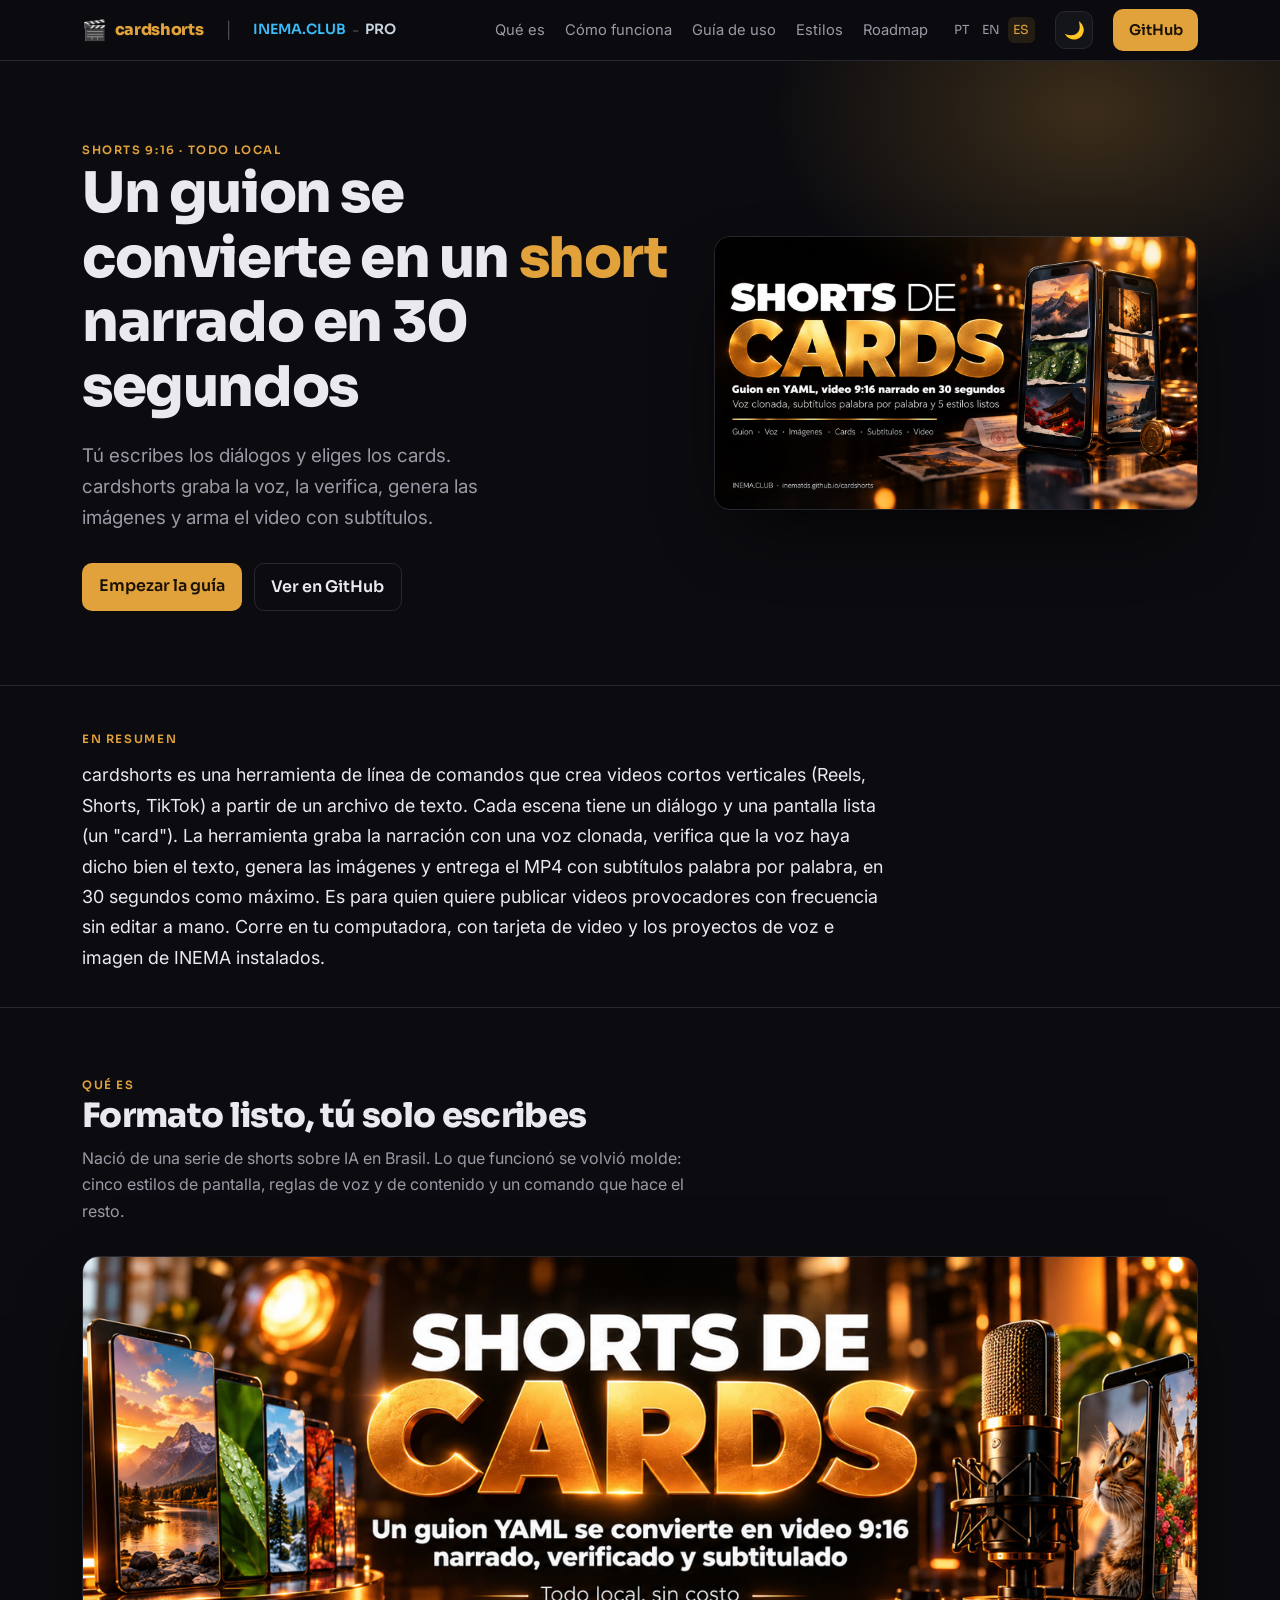
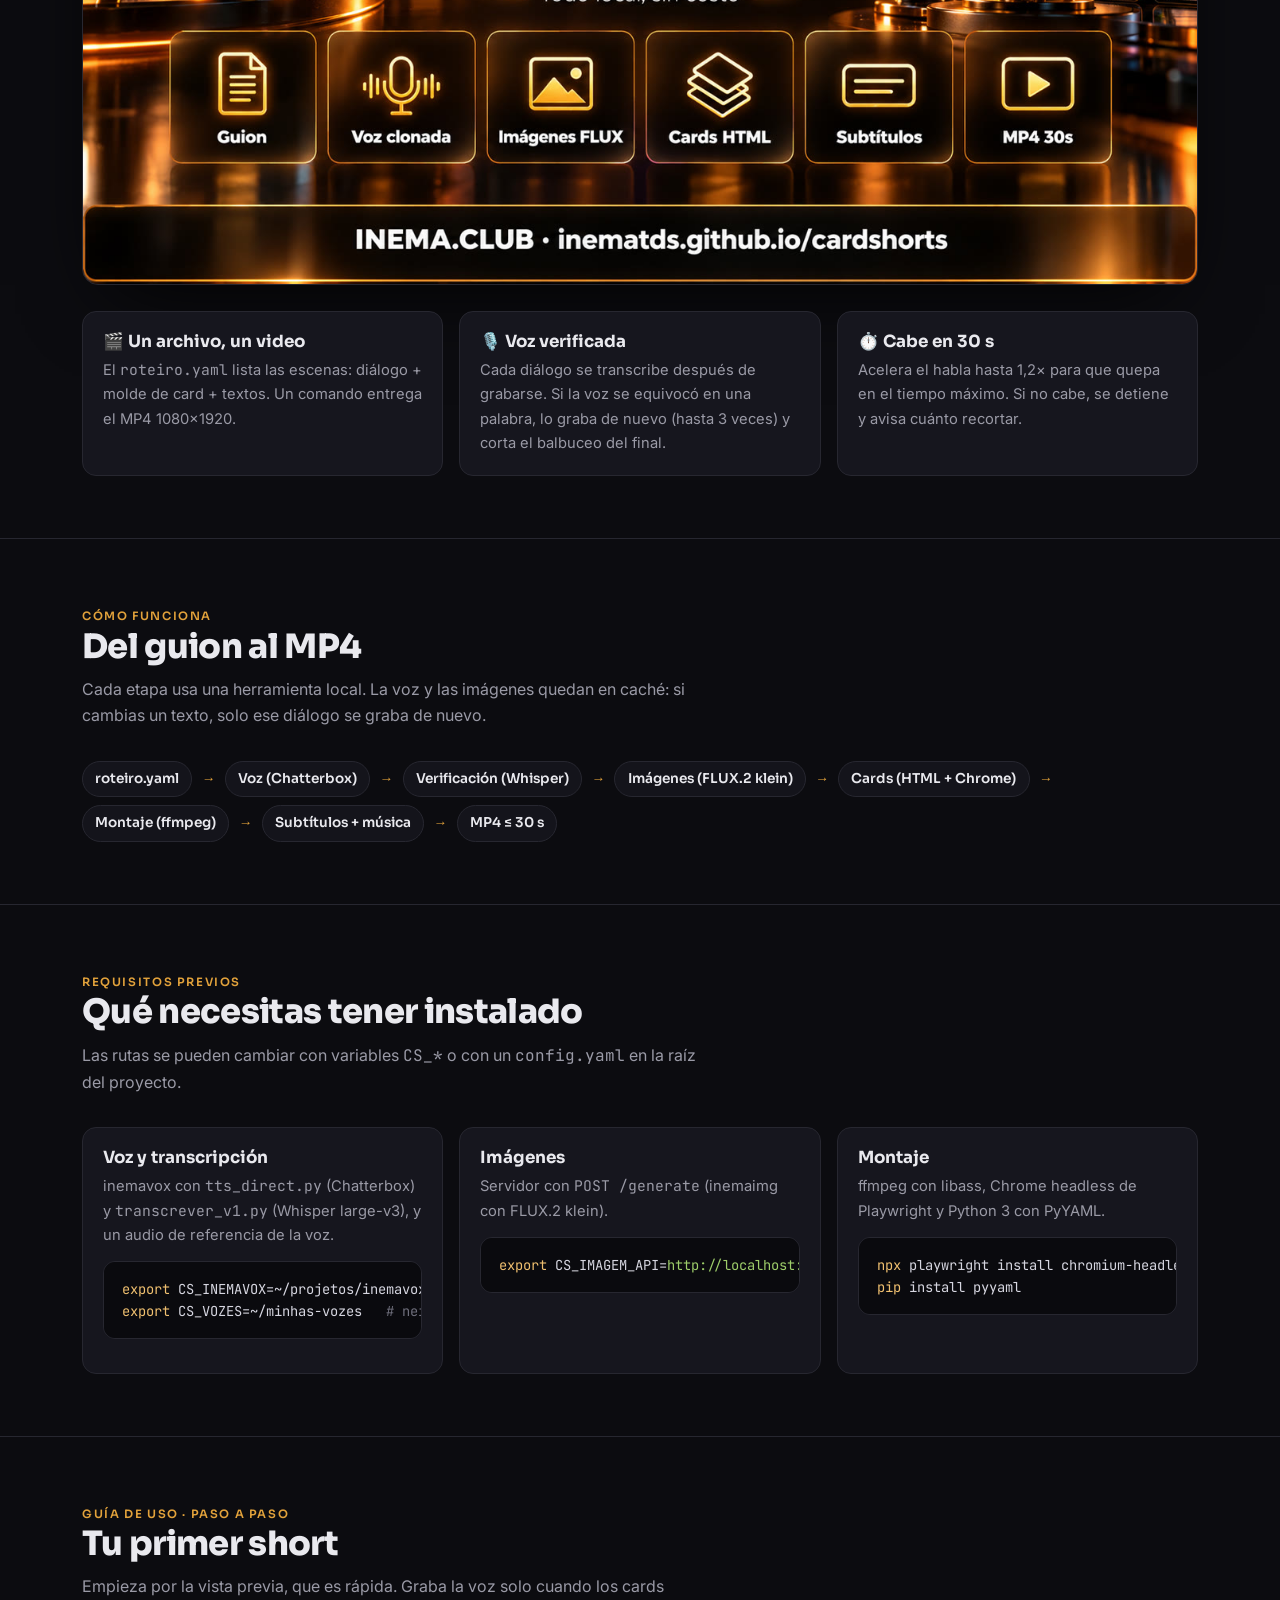
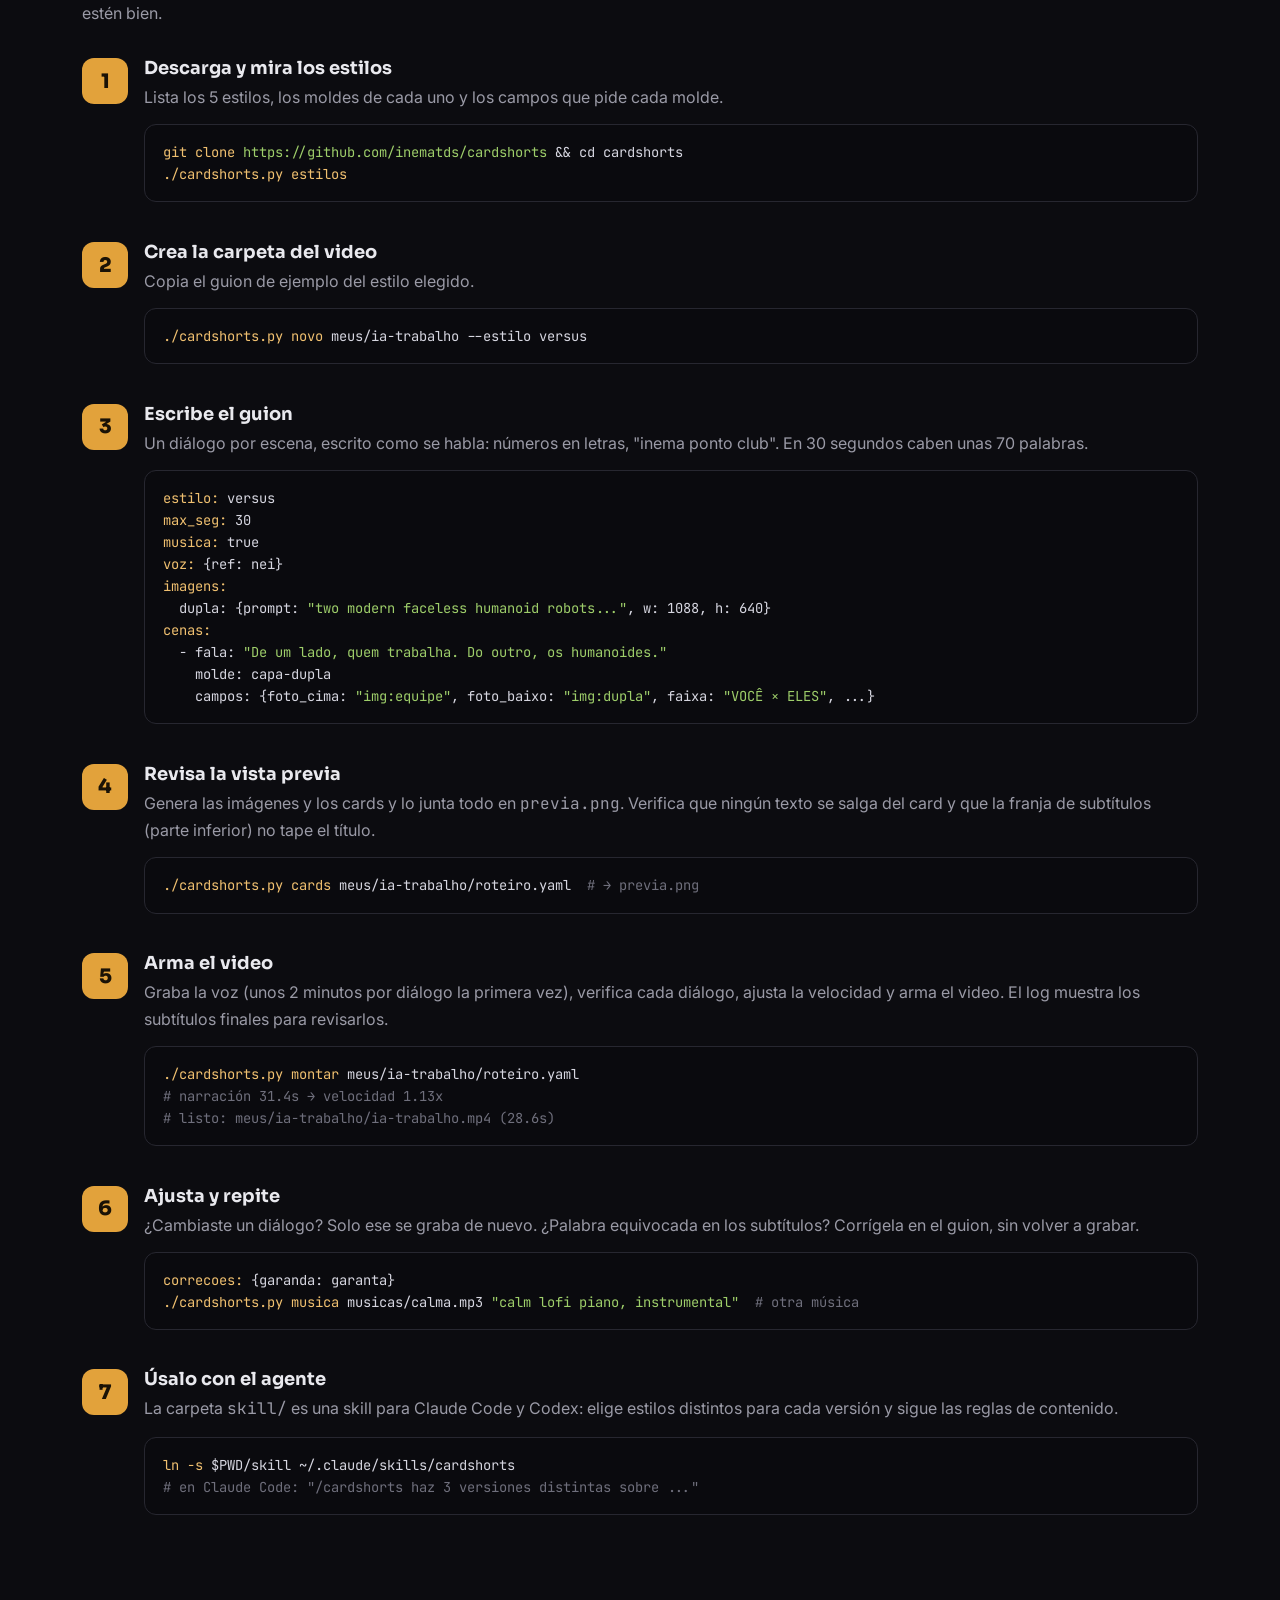
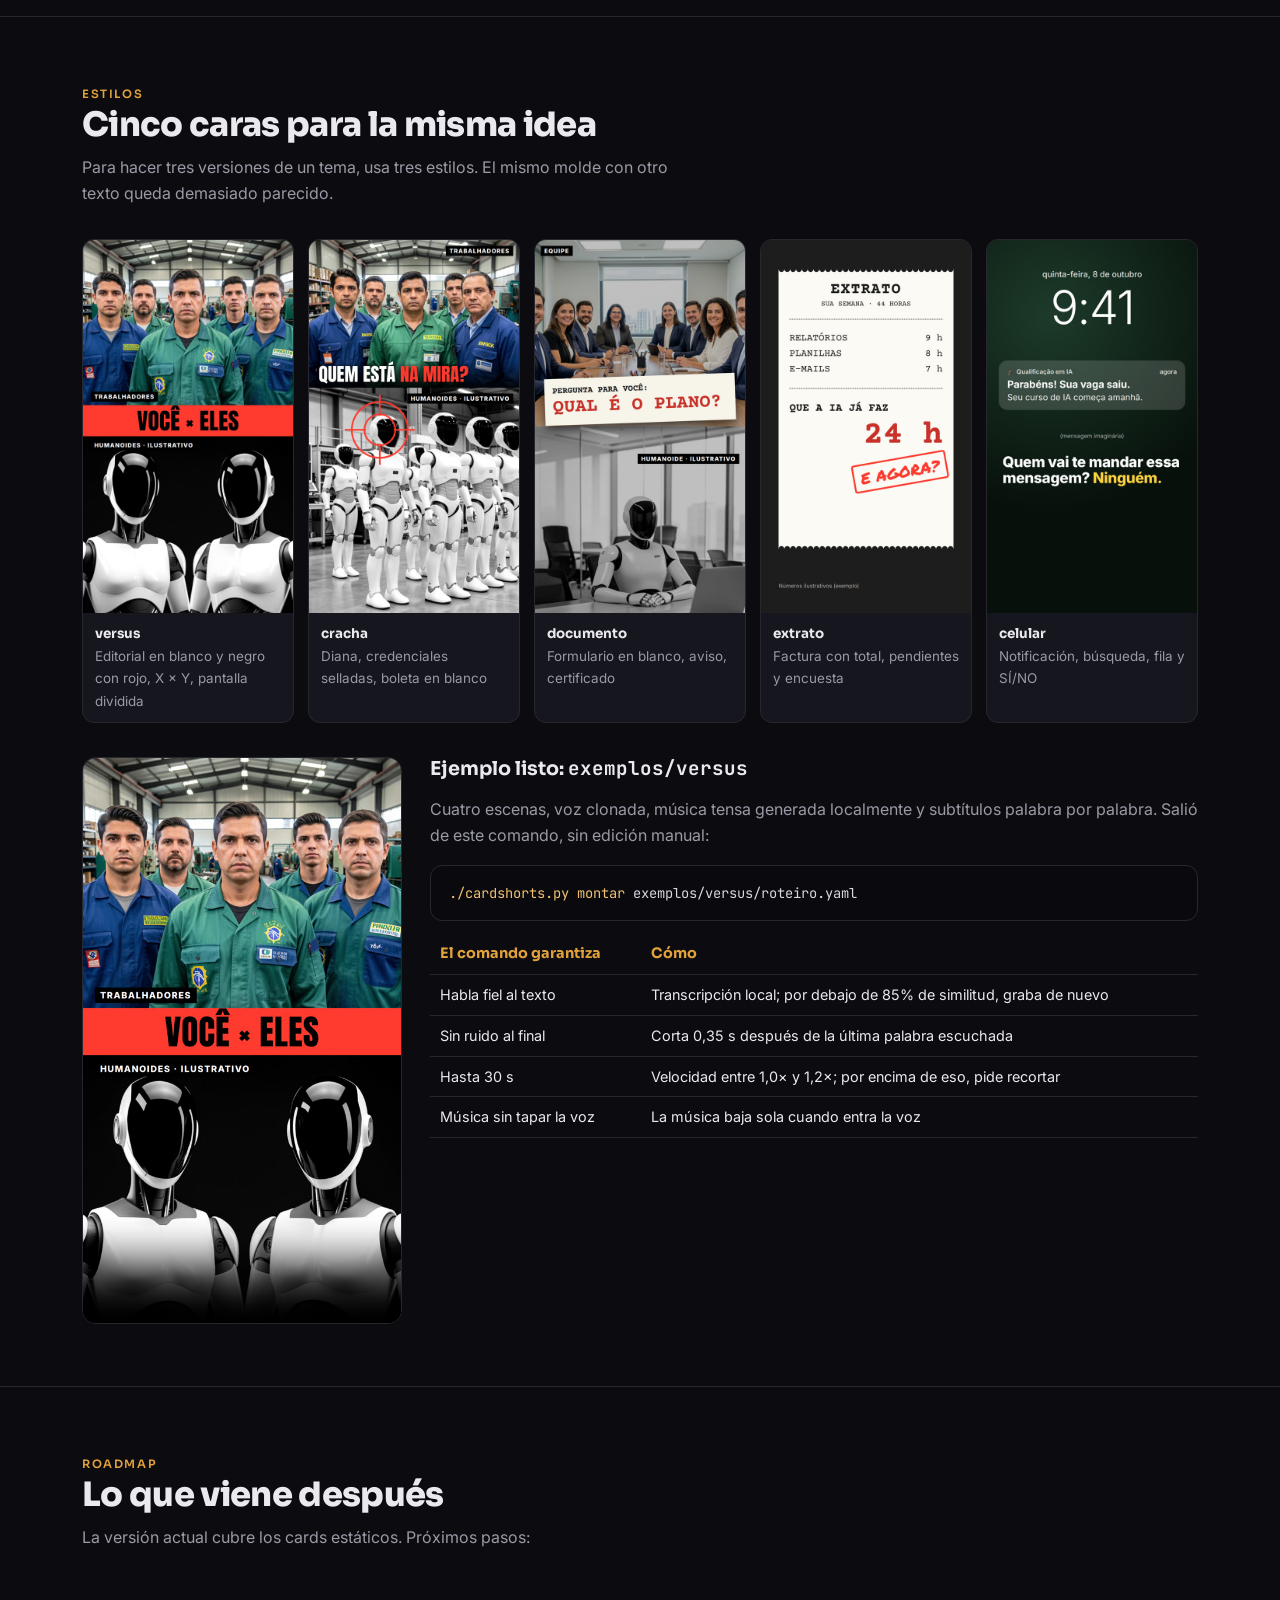
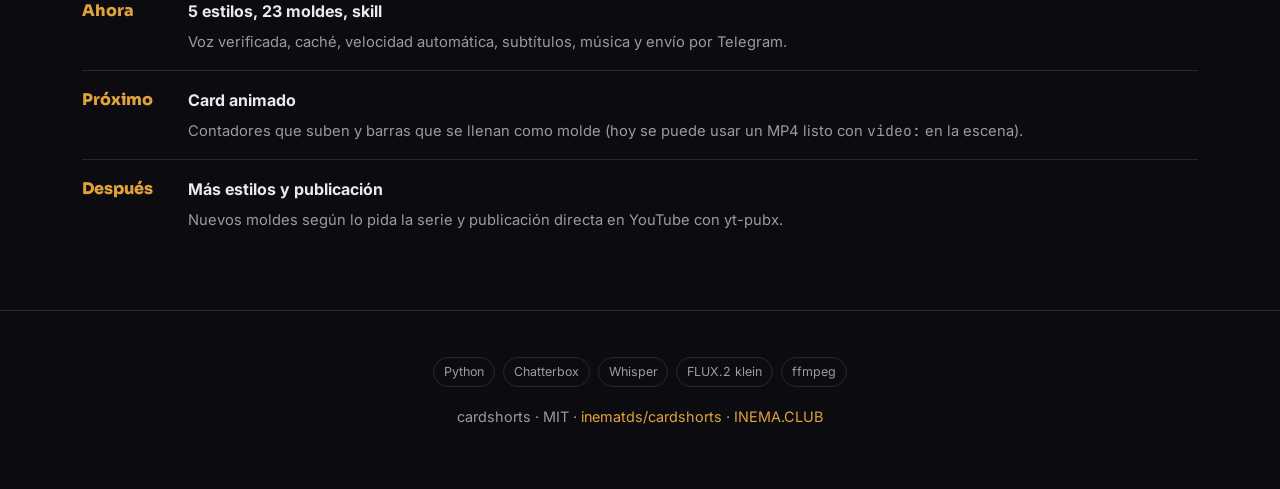
<file: guia/es/index.html>
<!DOCTYPE html>
<html lang="es">
<head>
<meta charset="utf-8">
<meta name="viewport" content="width=device-width, initial-scale=1">
<title>cardshorts — shorts 9:16 narrados a partir de cards</title>
<meta name="description" content="Herramienta local que convierte un guion YAML en un short 9:16 narrado con voz clonada, subtítulos palabra por palabra y 5 estilos de cards listos.">
<link rel="alternate" hreflang="pt-BR" href="https://inematds.github.io/cardshorts/guia/">
<link rel="alternate" hreflang="en" href="https://inematds.github.io/cardshorts/guia/en/">
<link rel="alternate" hreflang="es" href="https://inematds.github.io/cardshorts/guia/es/">
<link rel="preconnect" href="https://fonts.googleapis.com">
<link rel="preconnect" href="https://fonts.gstatic.com" crossorigin>
<link href="https://fonts.googleapis.com/css2?family=Sora:wght@400;600;800&family=Inter:wght@400;500;600&family=JetBrains+Mono:wght@400;600&display=swap" rel="stylesheet">
<style>
  :root{
    --bg:#0c0c10; --bg2:#14141b; --card:#16161e; --line:#272730;
    --txt:#e9e9ee; --mut:#9a9aa6; --amb:#E2A23B; --amb2:#f0c070; --sky:#38bdf8; --pro:#cbd5e1;
    color-scheme:dark;
  }
  body.light{
    --bg:#f6f7f9; --bg2:#eceef2; --card:#ffffff; --line:#e1e3ea;
    --txt:#1a1a22; --mut:#5b5b68; --amb:#b9791d; --amb2:#a16207; --sky:#0369a1; --pro:#b45309;
    color-scheme:light;
  }
  body.light .hero .glow{opacity:.5}
  body.light pre{background:#0e0e14;color:#d6d6e0}
  body.light pre .c{color:#8a8a98}
  *{box-sizing:border-box}
  html{scroll-behavior:smooth}
  body{margin:0;background:var(--bg);color:var(--txt);font:16px/1.65 Inter,system-ui,sans-serif;-webkit-font-smoothing:antialiased}
  h1,h2,h3{font-family:Sora,sans-serif;line-height:1.15;margin:0}
  a{color:var(--amb);text-decoration:none}
  code,pre{font-family:"JetBrains Mono",monospace}
  .wrap{max-width:1160px;margin:0 auto;padding:0 22px}
  .mut{color:var(--mut)} .amb{color:var(--amb)}
  .chip{display:inline-block;font-size:.72rem;letter-spacing:.14em;text-transform:uppercase;color:var(--amb);font-weight:600;font-family:Sora}
  nav{position:sticky;top:0;z-index:30;backdrop-filter:blur(12px);background:rgba(12,12,16,.78);border-bottom:1px solid var(--line)}
  nav .wrap{display:flex;align-items:center;gap:22px;height:60px}
  nav .brand{display:flex;align-items:center;gap:8px;font-family:Sora;font-weight:800;letter-spacing:-.02em;color:var(--amb)}
  nav .brand .emoji{font-size:1.25rem}
  nav .sep{color:var(--mut);opacity:.45}
  nav .inema{color:var(--sky);font-weight:600;font-size:.88rem;font-family:Sora}
  nav .inema:hover{filter:brightness(1.15)}
  nav .pro{color:var(--pro);font-weight:600;font-size:.88rem;font-family:Sora}
  nav .pro:hover{filter:brightness(1.15)}
  nav .clubpro{display:inline-flex;align-items:center;gap:6px}
  nav .links{margin-left:auto;display:flex;align-items:center;gap:20px;font-size:.92rem}
  nav .links a.sec{color:var(--mut)} nav .links a.sec:hover{color:var(--txt)}
  .lang{display:inline-flex;gap:2px;font-family:Sora;font-size:.78rem}
  .lang a{color:var(--mut);padding:.2em .45em;border-radius:6px} .lang a.on{color:var(--amb);background:rgba(226,162,59,.12)}
  .tgl{background:var(--bg2);border:1px solid var(--line);color:var(--txt);width:38px;height:38px;border-radius:10px;cursor:pointer;display:inline-flex;align-items:center;justify-content:center;font-size:1.05rem}
  .tgl:hover{border-color:var(--amb)}
  .btn{display:inline-block;background:var(--amb);color:#1a1206;font-weight:600;padding:.6em 1.05em;border-radius:10px;font-family:Sora}
  .btn.ghost{background:transparent;color:var(--txt);border:1px solid var(--line)}
  @media(max-width:760px){nav .links a.sec{display:none}}
  @media(max-width:520px){nav .wrap{gap:8px;padding:8px 14px;height:auto;flex-wrap:wrap} nav .links{gap:8px;margin-left:0;width:100%;justify-content:space-between} nav .btn{padding:.45em .7em;font-size:.82rem} .tgl{width:34px;height:34px}}
  .hero{position:relative;overflow:hidden;border-bottom:1px solid var(--line)}
  .hero .glow{position:absolute;inset:-40% -20% auto auto;width:70%;height:600px;background:radial-gradient(closest-side,rgba(226,162,59,.22),transparent 70%);pointer-events:none}
  .hero .wrap{display:grid;grid-template-columns:1.1fr .9fr;gap:40px;align-items:center;padding:74px 22px}
  .hero h1{font-size:clamp(2.2rem,5vw,3.5rem);font-weight:800;letter-spacing:-.025em}
  .hero p.lead{font-size:1.18rem;color:var(--mut);margin:1.1em 0 1.6em;max-width:34ch}
  .hero .cta{display:flex;gap:12px;flex-wrap:wrap}
  .hero figure{margin:0;border-radius:16px;overflow:hidden;border:1px solid var(--line);box-shadow:0 30px 80px -30px #000}
  .hero figure img{width:100%;display:block}
  .resumo{padding:38px 0 34px;border-bottom:1px solid var(--line)}
  .resumo p{font-size:1.12rem;line-height:1.7;max-width:74ch;margin:.55em 0 0}
  @media(max-width:780px){.hero .wrap{grid-template-columns:1fr;padding:48px 22px}}
  section{padding:62px 0;border-bottom:1px solid var(--line)}
  section h2{font-size:clamp(1.5rem,3.4vw,2.1rem);font-weight:800;letter-spacing:-.02em}
  section .sub{color:var(--mut);margin:.6em 0 2em;max-width:62ch}
  .grid{display:grid;gap:16px}
  .g3{grid-template-columns:repeat(3,1fr)} .g4{grid-template-columns:repeat(4,1fr)} .g2{grid-template-columns:repeat(2,1fr)}
  @media(max-width:820px){.g3,.g4{grid-template-columns:1fr 1fr}}
  @media(max-width:540px){.g2,.g3,.g4{grid-template-columns:1fr}}
  .card{background:var(--card);border:1px solid var(--line);border-radius:14px;padding:20px}
  .card h3{font-size:1.05rem;margin-bottom:.4em}
  .card p{color:var(--mut);font-size:.92rem;margin:0}
  .num{display:inline-flex;width:30px;height:30px;align-items:center;justify-content:center;border-radius:8px;background:rgba(226,162,59,.14);color:var(--amb);font-family:Sora;font-weight:800;font-size:.9rem;margin-bottom:.7em}
  .flow{display:flex;flex-wrap:wrap;gap:8px;align-items:center;margin-top:10px}
  .flow span{background:var(--bg2);border:1px solid var(--line);border-radius:999px;padding:.45em .9em;font-size:.85rem;font-family:Sora;font-weight:600}
  .flow .arr{color:var(--amb);border:none;background:none;padding:0 .1em}
  pre{background:#0a0a0e;border:1px solid var(--line);border-radius:12px;padding:16px 18px;overflow:auto;font-size:.86rem;line-height:1.6;color:#d6d6e0}
  pre .c{color:#6f6f7c} pre .k{color:var(--amb2)} pre .s{color:#9ece6a}
  .step{display:grid;grid-template-columns:46px minmax(0,1fr);gap:16px;margin-bottom:26px}
  .step>div,.card{min-width:0}
  p code,li code,td code{overflow-wrap:anywhere}
  .step .b{width:46px;height:46px;border-radius:12px;background:var(--amb);color:#1a1206;font-family:Sora;font-weight:800;font-size:1.25rem;display:flex;align-items:center;justify-content:center}
  .step h3{font-size:1.12rem;margin-bottom:.3em}
  .step p{color:var(--mut);margin:.2em 0 .7em}
  .ex{display:grid;grid-template-columns:1fr 1fr;gap:18px}
  @media(max-width:680px){.ex{grid-template-columns:1fr}}
  .ex figure{margin:0;border-radius:14px;overflow:hidden;border:1px solid var(--line)}
  .ex figure img{width:100%;display:block}
  .ex figcaption{padding:12px 14px;font-size:.88rem;color:var(--mut);background:var(--card)}
  .phase{display:flex;gap:14px;padding:16px 0;border-bottom:1px solid var(--line)}
  .phase:last-child{border:none}
  .phase .tag{flex:0 0 92px;font-family:Sora;font-weight:800;color:var(--amb)}
  .phase .d strong{display:block;margin-bottom:.2em}
  .phase .d span{color:var(--mut);font-size:.92rem}
  footer{padding:46px 0;text-align:center;color:var(--mut);font-size:.9rem}
  .pill{display:inline-block;border:1px solid var(--line);border-radius:999px;padding:.3em .8em;font-size:.78rem;color:var(--mut);margin:0 4px}
  .estilos{display:grid;grid-template-columns:repeat(5,1fr);gap:14px}
  @media(max-width:900px){.estilos{grid-template-columns:repeat(2,1fr)}}
  .estilos figure{margin:0;border-radius:12px;overflow:hidden;border:1px solid var(--line);background:var(--card)}
  .estilos img{width:100%;display:block}
  .estilos figcaption{padding:10px 12px;font-size:.84rem;color:var(--mut)}
  .estilos figcaption b{color:var(--txt);font-family:Sora;display:block}
  .demo{display:grid;grid-template-columns:320px 1fr;gap:28px;align-items:start}
  @media(max-width:760px){.demo{grid-template-columns:1fr}}
  .demo>*{min-width:0}
  .demo video{width:100%;border-radius:14px;border:1px solid var(--line);background:#000}
  table{border-collapse:collapse;width:100%;font-size:.9rem}
  td,th{border-bottom:1px solid var(--line);padding:8px 10px;text-align:left;vertical-align:top}
  th{font-family:Sora;color:var(--amb)}
  .tbl{overflow-x:auto}
</style>
</head>
<body>

<nav><div class="wrap">
  <a class="brand" href="#top"><span class="emoji">🎬</span> cardshorts</a>
  <span class="sep">|</span>
  <span class="clubpro">
    <a class="inema" href="https://inema.club" target="_blank" rel="noopener">INEMA.CLUB</a>
    <span class="sep">-</span>
    <a class="pro" href="https://inema.pro" target="_blank" rel="noopener">PRO</a>
  </span>
  <div class="links">
    <a class="sec" href="#oque">Qué es</a>
    <a class="sec" href="#fluxo">Cómo funciona</a>
    <a class="sec" href="#guia">Guía de uso</a>
    <a class="sec" href="#estilos">Estilos</a>
    <a class="sec" href="#roadmap">Roadmap</a>
    <span class="lang"><a href="../">PT</a><a href="../en/">EN</a><a class="on" href="./">ES</a></span>
    <button class="tgl" id="themeToggle" aria-label="Cambiar tema" title="Cambiar tema">🌙</button>
    <a class="btn" href="https://github.com/inematds/cardshorts" target="_blank" rel="noopener">GitHub</a>
  </div>
</div></nav>

<header class="hero" id="top">
  <div class="glow"></div>
  <div class="wrap">
    <div>
      <span class="chip">Shorts 9:16 · todo local</span>
      <h1>Un guion se convierte en un <span class="amb">short</span> narrado en 30 segundos</h1>
      <p class="lead">Tú escribes los diálogos y eliges los cards. cardshorts graba la voz, la verifica, genera las imágenes y arma el video con subtítulos.</p>
      <div class="cta">
        <a class="btn" href="#guia">Empezar la guía</a>
        <a class="btn ghost" href="https://github.com/inematds/cardshorts" target="_blank" rel="noopener">Ver en GitHub</a>
      </div>
    </div>
    <figure><img src="../assets/banner-es.jpg" alt="Banner de cardshorts: un guion en YAML se convierte en un video 9:16 narrado"></figure>
  </div>
</header>

<section id="resumo" class="resumo"><div class="wrap">
  <span class="chip">En resumen</span>
  <p>cardshorts es una herramienta de línea de comandos que crea videos cortos verticales (Reels, Shorts, TikTok) a partir de un archivo de texto. Cada escena tiene un diálogo y una pantalla lista (un "card"). La herramienta graba la narración con una voz clonada, verifica que la voz haya dicho bien el texto, genera las imágenes y entrega el MP4 con subtítulos palabra por palabra, en 30 segundos como máximo. Es para quien quiere publicar videos provocadores con frecuencia sin editar a mano. Corre en tu computadora, con tarjeta de video y los proyectos de voz e imagen de INEMA instalados.</p>
</div></section>

<section id="oque"><div class="wrap">
  <span class="chip">Qué es</span>
  <h2>Formato listo, tú solo escribes</h2>
  <p class="sub">Nació de una serie de shorts sobre IA en Brasil. Lo que funcionó se volvió molde: cinco estilos de pantalla, reglas de voz y de contenido y un comando que hace el resto.</p>
  <figure style="margin:0 0 26px;border-radius:16px;overflow:hidden;border:1px solid var(--line);box-shadow:0 30px 80px -30px #000"><img src="../assets/banner-grade-es.jpg" alt="Etapas de cardshorts: guion, voz, imágenes, cards, subtítulos y video" loading="lazy" style="width:100%;display:block"></figure>
  <div class="grid g3">
    <div class="card"><h3>🎬 Un archivo, un video</h3><p>El <code>roteiro.yaml</code> lista las escenas: diálogo + molde de card + textos. Un comando entrega el MP4 1080×1920.</p></div>
    <div class="card"><h3>🎙️ Voz verificada</h3><p>Cada diálogo se transcribe después de grabarse. Si la voz se equivocó en una palabra, lo graba de nuevo (hasta 3 veces) y corta el balbuceo del final.</p></div>
    <div class="card"><h3>⏱️ Cabe en 30 s</h3><p>Acelera el habla hasta 1,2× para que quepa en el tiempo máximo. Si no cabe, se detiene y avisa cuánto recortar.</p></div>
  </div>
</div></section>

<section id="fluxo"><div class="wrap">
  <span class="chip">Cómo funciona</span>
  <h2>Del guion al MP4</h2>
  <p class="sub">Cada etapa usa una herramienta local. La voz y las imágenes quedan en caché: si cambias un texto, solo ese diálogo se graba de nuevo.</p>
  <div class="flow">
    <span>roteiro.yaml</span><span class="arr">→</span>
    <span>Voz (Chatterbox)</span><span class="arr">→</span>
    <span>Verificación (Whisper)</span><span class="arr">→</span>
    <span>Imágenes (FLUX.2 klein)</span><span class="arr">→</span>
    <span>Cards (HTML + Chrome)</span><span class="arr">→</span>
    <span>Montaje (ffmpeg)</span><span class="arr">→</span>
    <span>Subtítulos + música</span><span class="arr">→</span>
    <span>MP4 ≤ 30 s</span>
  </div>
</div></section>

<section id="pre"><div class="wrap">
  <span class="chip">Requisitos previos</span>
  <h2>Qué necesitas tener instalado</h2>
  <p class="sub">Las rutas se pueden cambiar con variables <code>CS_*</code> o con un <code>config.yaml</code> en la raíz del proyecto.</p>
  <div class="grid g3">
    <div class="card"><h3>Voz y transcripción</h3><p>inemavox con <code>tts_direct.py</code> (Chatterbox) y <code>transcrever_v1.py</code> (Whisper large-v3), y un audio de referencia de la voz.</p><pre><span class="k">export</span> CS_INEMAVOX=~/projetos/inemavox
<span class="k">export</span> CS_VOZES=~/minhas-vozes   <span class="c"># nei.wav, etc.</span></pre></div>
    <div class="card"><h3>Imágenes</h3><p>Servidor con <code>POST /generate</code> (inemaimg con FLUX.2 klein).</p><pre><span class="k">export</span> CS_IMAGEM_API=<span class="s">http://localhost:8000/generate</span></pre></div>
    <div class="card"><h3>Montaje</h3><p>ffmpeg con libass, Chrome headless de Playwright y Python 3 con PyYAML.</p><pre><span class="k">npx</span> playwright install chromium-headless-shell
<span class="k">pip</span> install pyyaml</pre></div>
  </div>
</div></section>

<section id="guia"><div class="wrap">
  <span class="chip">Guía de uso · paso a paso</span>
  <h2>Tu primer short</h2>
  <p class="sub">Empieza por la vista previa, que es rápida. Graba la voz solo cuando los cards estén bien.</p>

  <div class="step"><div class="b">1</div><div>
    <h3>Descarga y mira los estilos</h3>
    <p>Lista los 5 estilos, los moldes de cada uno y los campos que pide cada molde.</p>
<pre><span class="k">git clone</span> <span class="s">https://github.com/inematds/cardshorts</span> && cd cardshorts
<span class="k">./cardshorts.py estilos</span></pre>
  </div></div>

  <div class="step"><div class="b">2</div><div>
    <h3>Crea la carpeta del video</h3>
    <p>Copia el guion de ejemplo del estilo elegido.</p>
<pre><span class="k">./cardshorts.py novo</span> meus/ia-trabalho --estilo versus</pre>
  </div></div>

  <div class="step"><div class="b">3</div><div>
    <h3>Escribe el guion</h3>
    <p>Un diálogo por escena, escrito como se habla: números en letras, "inema ponto club". En 30 segundos caben unas 70 palabras.</p>
<pre><span class="k">estilo:</span> versus
<span class="k">max_seg:</span> 30
<span class="k">musica:</span> true
<span class="k">voz:</span> {ref: nei}
<span class="k">imagens:</span>
  dupla: {prompt: <span class="s">"two modern faceless humanoid robots..."</span>, w: 1088, h: 640}
<span class="k">cenas:</span>
  - fala: <span class="s">"De um lado, quem trabalha. Do outro, os humanoides."</span>
    molde: capa-dupla
    campos: {foto_cima: <span class="s">"img:equipe"</span>, foto_baixo: <span class="s">"img:dupla"</span>, faixa: <span class="s">"VOCÊ × ELES"</span>, ...}</pre>
  </div></div>

  <div class="step"><div class="b">4</div><div>
    <h3>Revisa la vista previa</h3>
    <p>Genera las imágenes y los cards y lo junta todo en <code>previa.png</code>. Verifica que ningún texto se salga del card y que la franja de subtítulos (parte inferior) no tape el título.</p>
<pre><span class="k">./cardshorts.py cards</span> meus/ia-trabalho/roteiro.yaml  <span class="c"># → previa.png</span></pre>
  </div></div>

  <div class="step"><div class="b">5</div><div>
    <h3>Arma el video</h3>
    <p>Graba la voz (unos 2 minutos por diálogo la primera vez), verifica cada diálogo, ajusta la velocidad y arma el video. El log muestra los subtítulos finales para revisarlos.</p>
<pre><span class="k">./cardshorts.py montar</span> meus/ia-trabalho/roteiro.yaml
<span class="c"># narración 31.4s → velocidad 1.13x</span>
<span class="c"># listo: meus/ia-trabalho/ia-trabalho.mp4 (28.6s)</span></pre>
  </div></div>

  <div class="step"><div class="b">6</div><div>
    <h3>Ajusta y repite</h3>
    <p>¿Cambiaste un diálogo? Solo ese se graba de nuevo. ¿Palabra equivocada en los subtítulos? Corrígela en el guion, sin volver a grabar.</p>
<pre><span class="k">correcoes:</span> {garanda: garanta}
<span class="k">./cardshorts.py musica</span> musicas/calma.mp3 <span class="s">"calm lofi piano, instrumental"</span>  <span class="c"># otra música</span></pre>
  </div></div>

  <div class="step"><div class="b">7</div><div>
    <h3>Úsalo con el agente</h3>
    <p>La carpeta <code>skill/</code> es una skill para Claude Code y Codex: elige estilos distintos para cada versión y sigue las reglas de contenido.</p>
<pre><span class="k">ln -s</span> $PWD/skill ~/.claude/skills/cardshorts
<span class="c"># en Claude Code: "/cardshorts haz 3 versiones distintas sobre ..."</span></pre>
  </div></div>
</div></section>

<section id="estilos"><div class="wrap">
  <span class="chip">Estilos</span>
  <h2>Cinco caras para la misma idea</h2>
  <p class="sub">Para hacer tres versiones de un tema, usa tres estilos. El mismo molde con otro texto queda demasiado parecido.</p>
  <div class="estilos">
    <figure><img src="../assets/estilo-versus.jpg" alt="Estilo versus" loading="lazy"><figcaption><b>versus</b>Editorial en blanco y negro con rojo, X × Y, pantalla dividida</figcaption></figure>
    <figure><img src="../assets/estilo-cracha.jpg" alt="Estilo cracha" loading="lazy"><figcaption><b>cracha</b>Diana, credenciales selladas, boleta en blanco</figcaption></figure>
    <figure><img src="../assets/estilo-documento.jpg" alt="Estilo documento" loading="lazy"><figcaption><b>documento</b>Formulario en blanco, aviso, certificado</figcaption></figure>
    <figure><img src="../assets/estilo-extrato.jpg" alt="Estilo extrato" loading="lazy"><figcaption><b>extrato</b>Factura con total, pendientes y encuesta</figcaption></figure>
    <figure><img src="../assets/estilo-celular.jpg" alt="Estilo celular" loading="lazy"><figcaption><b>celular</b>Notificación, búsqueda, fila y SÍ/NO</figcaption></figure>
  </div>
  <div class="demo" style="margin-top:34px">
    <video src="../assets/demo-versus.mp4" controls playsinline preload="metadata" poster="../assets/estilo-versus.jpg"></video>
    <div>
      <h3 style="font-size:1.2rem">Ejemplo listo: <code>exemplos/versus</code></h3>
      <p class="mut">Cuatro escenas, voz clonada, música tensa generada localmente y subtítulos palabra por palabra. Salió de este comando, sin edición manual:</p>
<pre><span class="k">./cardshorts.py montar</span> exemplos/versus/roteiro.yaml</pre>
      <div class="tbl"><table>
        <tr><th>El comando garantiza</th><th>Cómo</th></tr>
        <tr><td>Habla fiel al texto</td><td>Transcripción local; por debajo de 85% de similitud, graba de nuevo</td></tr>
        <tr><td>Sin ruido al final</td><td>Corta 0,35 s después de la última palabra escuchada</td></tr>
        <tr><td>Hasta 30 s</td><td>Velocidad entre 1,0× y 1,2×; por encima de eso, pide recortar</td></tr>
        <tr><td>Música sin tapar la voz</td><td>La música baja sola cuando entra la voz</td></tr>
      </table></div>
    </div>
  </div>
</div></section>

<section id="roadmap"><div class="wrap">
  <span class="chip">Roadmap</span>
  <h2>Lo que viene después</h2>
  <p class="sub">La versión actual cubre los cards estáticos. Próximos pasos:</p>
  <div class="phase"><div class="tag">Ahora</div><div class="d"><strong>5 estilos, 23 moldes, skill</strong><span>Voz verificada, caché, velocidad automática, subtítulos, música y envío por Telegram.</span></div></div>
  <div class="phase"><div class="tag">Próximo</div><div class="d"><strong>Card animado</strong><span>Contadores que suben y barras que se llenan como molde (hoy se puede usar un MP4 listo con <code>video:</code> en la escena).</span></div></div>
  <div class="phase"><div class="tag">Después</div><div class="d"><strong>Más estilos y publicación</strong><span>Nuevos moldes según lo pida la serie y publicación directa en YouTube con yt-pubx.</span></div></div>
</div></section>

<footer>
  <div class="wrap">
    <div class="pill">Python</div><div class="pill">Chatterbox</div><div class="pill">Whisper</div><div class="pill">FLUX.2 klein</div><div class="pill">ffmpeg</div>
    <p style="margin-top:18px">cardshorts · MIT ·
      <a href="https://github.com/inematds/cardshorts">inematds/cardshorts</a> ·
      <a href="https://inema.club">INEMA.CLUB</a></p>
  </div>
</footer>

<script>
  (function(){
    var KEY='cardshorts-theme'; // cambia cardshorts por el nombre del proyecto
    var b=document.body, t=document.getElementById('themeToggle');
    var s=null;try{s=localStorage.getItem(KEY)}catch(e){}
    if(s==='light'){ b.classList.add('light'); t.textContent='☀️'; }
    t.addEventListener('click',function(){
      var light=b.classList.toggle('light');
      t.textContent=light?'☀️':'🌙';
      try{localStorage.setItem(KEY, light?'light':'dark')}catch(e){}
    });
  })();
</script>
</body>
</html>
</file>
